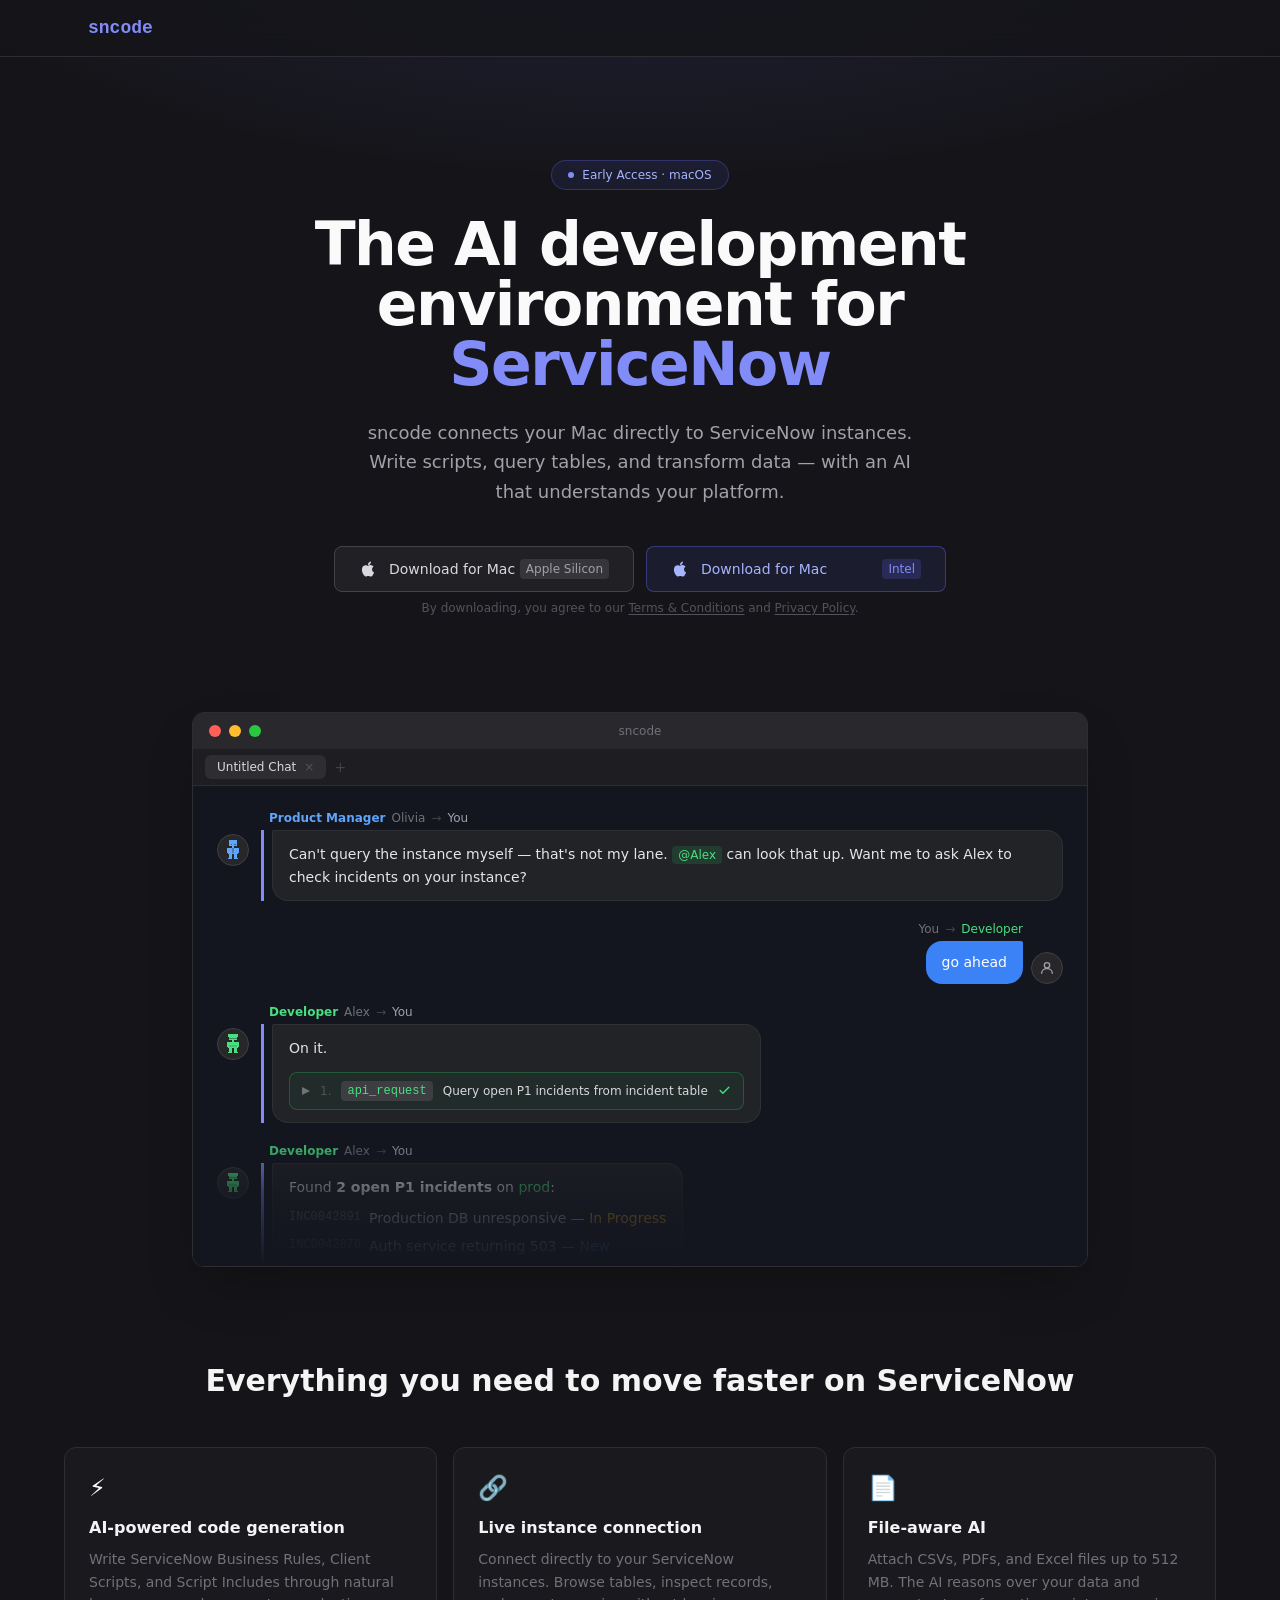
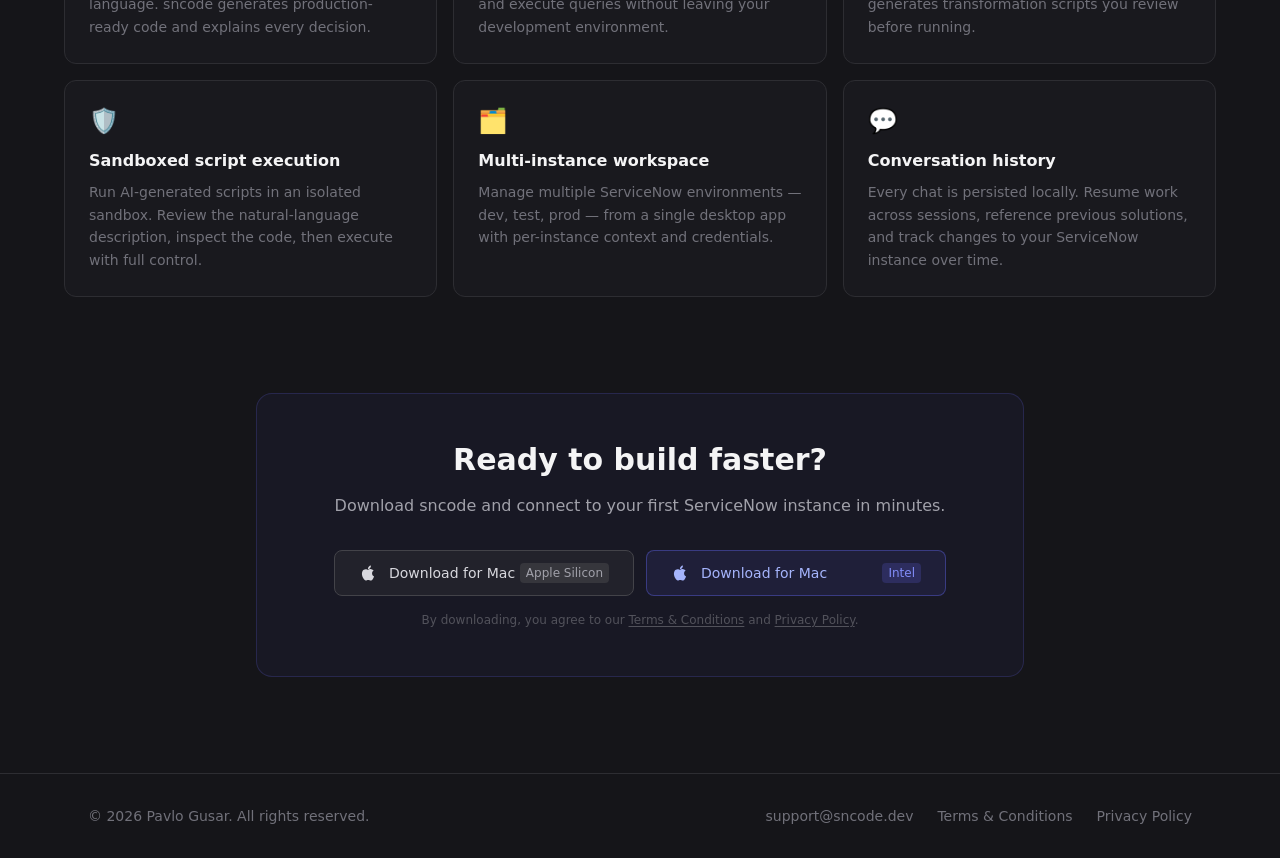
<file: index.html>
<!DOCTYPE html><!--kkZSPlCX139bRpHcr2T2t--><html lang="en"><head><meta charSet="utf-8"/><meta name="viewport" content="width=device-width, initial-scale=1"/><link rel="stylesheet" href="/_next/static/css/bb084d2481524a16.css" data-precedence="next"/><link rel="preload" as="script" fetchPriority="low" href="/_next/static/chunks/webpack-4a462cecab786e93.js"/><script src="/_next/static/chunks/4bd1b696-c023c6e3521b1417.js" async=""></script><script src="/_next/static/chunks/255-d47fd57964443afe.js" async=""></script><script src="/_next/static/chunks/main-app-afe5e54519e4fc2c.js" async=""></script><script src="/_next/static/chunks/619-ba102abea3e3d0e4.js" async=""></script><script src="/_next/static/chunks/app/page-8849bd8ccac90a45.js" async=""></script><title>sncode — AI-powered ServiceNow development</title><meta name="description" content="sncode is a desktop AI assistant built for ServiceNow developers. Write scripts, query instances, and automate workflows — all from your Mac."/><meta property="og:title" content="sncode"/><meta property="og:description" content="AI-powered ServiceNow development environment for Mac."/><meta property="og:type" content="website"/><meta name="twitter:card" content="summary"/><meta name="twitter:title" content="sncode"/><meta name="twitter:description" content="AI-powered ServiceNow development environment for Mac."/><link rel="icon" href="/icon.png?6a2dfbb4b434d5fe" type="image/png" sizes="512x512"/><script src="/_next/static/chunks/polyfills-42372ed130431b0a.js" noModule=""></script></head><body><div hidden=""><!--$--><!--/$--></div><div class="flex min-h-screen flex-col bg-neutral-950"><header class="fixed top-0 left-0 right-0 z-50 border-b border-neutral-800 bg-neutral-950/80 backdrop-blur-md"><div class="mx-auto flex h-14 max-w-6xl items-center px-6"><a class="flex items-center gap-2" href="/"><span class="font-mono text-lg font-semibold text-indigo-400">sncode</span></a></div></header><main class="flex-1"><section class="relative flex flex-col items-center justify-center overflow-hidden px-6 pb-24 pt-40 text-center"><div class="pointer-events-none absolute inset-0" style="background:radial-gradient(ellipse 80% 50% at 50% -10%, rgba(99,102,241,0.15) 0%, transparent 70%)"></div><div class="relative mb-6 inline-flex items-center gap-2 rounded-full border border-indigo-500/30 bg-indigo-500/10 px-4 py-1.5 text-xs font-medium text-indigo-300"><span class="h-1.5 w-1.5 rounded-full bg-indigo-400"></span>Early Access · macOS</div><h1 class="relative max-w-3xl text-5xl font-bold leading-tight tracking-tight text-neutral-50 sm:text-6xl">The AI development environment for <span class="text-indigo-400">ServiceNow</span></h1><p class="relative mt-6 max-w-xl text-lg leading-relaxed text-neutral-400">sncode connects your Mac directly to ServiceNow instances. Write scripts, query tables, and transform data — with an AI that understands your platform.</p><div class="relative mt-10"><div class="flex flex-col items-center gap-3 sm:flex-row sm:justify-center"><a href="https://github.com/nc-kage/servicenull/releases/latest/download/sncode-arm64.dmg" class="flex items-center gap-3 rounded-lg border border-neutral-700 bg-neutral-800/50 px-6 py-3 text-sm font-medium text-neutral-300 transition-all hover:border-neutral-600 hover:bg-neutral-800 hover:text-neutral-100" style="width:300px"><svg xmlns="http://www.w3.org/2000/svg" width="18" height="18" viewBox="0 0 24 24" fill="currentColor" aria-hidden="true"><path d="M18.71 19.5C17.88 20.74 17 21.95 15.66 21.97C14.32 22 13.89 21.18 12.37 21.18C10.84 21.18 10.37 21.95 9.09997 22C7.78997 22.05 6.79997 20.68 5.95997 19.47C4.24997 17 2.93997 12.45 4.69997 9.39C5.56997 7.87 7.12997 6.91 8.81997 6.88C10.1 6.86 11.32 7.75 12.11 7.75C12.89 7.75 14.37 6.68 15.92 6.84C16.57 6.87 18.39 7.1 19.56 8.82C19.47 8.88 17.39 10.1 17.41 12.63C17.44 15.65 20.06 16.66 20.09 16.67C20.06 16.74 19.67 18.11 18.71 19.5ZM13 3.5C13.73 2.67 14.94 2.04 15.94 2C16.07 3.17 15.6 4.35 14.9 5.19C14.21 6.04 13.07 6.7 11.95 6.61C11.8 5.46 12.36 4.26 13 3.5Z"></path></svg><span class="flex flex-1 items-center justify-between">Download for Mac<span class="rounded bg-neutral-700/60 px-1.5 py-0.5 text-xs font-normal text-neutral-400">Apple Silicon</span></span></a><a href="https://github.com/nc-kage/servicenull/releases/latest/download/sncode-x64.dmg" class="flex items-center gap-3 rounded-lg border border-neutral-700 bg-neutral-800/50 px-6 py-3 text-sm font-medium text-neutral-300 transition-all hover:border-neutral-600 hover:bg-neutral-800 hover:text-neutral-100" style="width:300px"><svg xmlns="http://www.w3.org/2000/svg" width="18" height="18" viewBox="0 0 24 24" fill="currentColor" aria-hidden="true"><path d="M18.71 19.5C17.88 20.74 17 21.95 15.66 21.97C14.32 22 13.89 21.18 12.37 21.18C10.84 21.18 10.37 21.95 9.09997 22C7.78997 22.05 6.79997 20.68 5.95997 19.47C4.24997 17 2.93997 12.45 4.69997 9.39C5.56997 7.87 7.12997 6.91 8.81997 6.88C10.1 6.86 11.32 7.75 12.11 7.75C12.89 7.75 14.37 6.68 15.92 6.84C16.57 6.87 18.39 7.1 19.56 8.82C19.47 8.88 17.39 10.1 17.41 12.63C17.44 15.65 20.06 16.66 20.09 16.67C20.06 16.74 19.67 18.11 18.71 19.5ZM13 3.5C13.73 2.67 14.94 2.04 15.94 2C16.07 3.17 15.6 4.35 14.9 5.19C14.21 6.04 13.07 6.7 11.95 6.61C11.8 5.46 12.36 4.26 13 3.5Z"></path></svg><span class="flex flex-1 items-center justify-between">Download for Mac<span class="rounded bg-neutral-700/60 px-1.5 py-0.5 text-xs font-normal text-neutral-400">Intel</span></span></a></div></div><p class="relative mt-2 text-xs text-neutral-600">By downloading, you agree to our<!-- --> <a href="/terms" class="underline underline-offset-2 hover:text-neutral-400">Terms &amp; Conditions</a> <!-- -->and<!-- --> <a href="/privacy" class="underline underline-offset-2 hover:text-neutral-400">Privacy Policy</a>.</p></section><section class="px-6 pb-24"><div class="mx-auto max-w-4xl overflow-hidden rounded-xl border border-neutral-800 shadow-2xl"><div class="relative flex h-9 items-center bg-neutral-800/80 px-4"><div class="flex items-center gap-2"><span class="h-3 w-3 rounded-full bg-[#FF5F57]"></span><span class="h-3 w-3 rounded-full bg-[#FEBC2E]"></span><span class="h-3 w-3 rounded-full bg-[#28C840]"></span></div><span class="absolute left-1/2 -translate-x-1/2 text-xs text-neutral-500">sncode</span></div><div class="flex items-center gap-1 border-b border-neutral-800 bg-neutral-900 px-3 py-1.5"><div class="flex items-center gap-2 rounded-md bg-neutral-800 px-3 py-1"><span class="text-xs text-neutral-300">Untitled Chat</span><span class="text-xs text-neutral-600">×</span></div><span class="ml-1 text-sm text-neutral-700">+</span></div><div class="relative max-h-[480px] overflow-hidden bg-[#13151f]"><div class="flex flex-col gap-5 p-6"><div class="flex items-start gap-3"><div class="mt-6 flex h-8 w-8 flex-shrink-0 items-center justify-center rounded-full border border-zinc-700 bg-zinc-800" style="color:#60a5fa"><svg width="20" height="20" viewBox="0 0 16 16" shape-rendering="crispEdges" fill="currentColor" aria-hidden="true"><rect x="5" y="0" width="6" height="2"></rect><rect x="5" y="2" width="6" height="3"></rect><rect x="6" y="3" width="1" height="1" fill="rgba(0,0,0,0.4)"></rect><rect x="9" y="3" width="1" height="1" fill="rgba(0,0,0,0.4)"></rect><rect x="7" y="5" width="2" height="1"></rect><rect x="3" y="6" width="10" height="1"></rect><rect x="4" y="7" width="8" height="4"></rect><rect x="7" y="6" width="2" height="4" fill="rgba(0,0,0,0.25)"></rect><rect x="3" y="7" width="1" height="3"></rect><rect x="12" y="7" width="1" height="3"></rect><rect x="5" y="11" width="2" height="3"></rect><rect x="9" y="11" width="2" height="3"></rect><rect x="4" y="14" width="3" height="1"></rect><rect x="9" y="14" width="3" height="1"></rect></svg></div><div class="flex flex-col gap-1"><div class="flex items-center gap-1.5 pl-2 text-xs"><span class="font-semibold" style="color:#60a5fa">Product Manager</span><span class="text-neutral-500">Olivia</span><span class="text-neutral-700">→</span><span class="text-neutral-400">You</span></div><div class="border-l-[3px] border-indigo-400 pl-2"><div class="rounded-2xl rounded-tl-sm border border-white/[0.06] bg-zinc-800/80 px-4 py-3 text-sm leading-relaxed text-neutral-200">Can&#x27;t query the instance myself — that&#x27;s not my lane.<!-- --> <span class="rounded bg-green-500/15 px-1.5 py-0.5 text-xs font-medium text-green-400">@Alex</span> <!-- -->can look that up. Want me to ask Alex to check incidents on your instance?</div></div></div></div><div class="flex flex-col items-end gap-1"><div class="flex items-center gap-1.5 pr-10 text-xs text-neutral-500"><span>You</span><span class="text-neutral-700">→</span><span style="color:#4ade80">Developer</span></div><div class="flex items-end gap-2"><div class="rounded-2xl rounded-tr-sm bg-blue-500 px-4 py-2.5 text-sm leading-relaxed text-white">go ahead</div><div class="flex h-8 w-8 flex-shrink-0 items-center justify-center rounded-full border border-zinc-700 bg-zinc-800 text-neutral-400"><svg width="16" height="16" viewBox="0 0 24 24" fill="none" stroke="currentColor" stroke-width="2" stroke-linecap="round" stroke-linejoin="round" aria-hidden="true"><circle cx="12" cy="8" r="4"></circle><path d="M4 20c0-4 3.6-7 8-7s8 3 8 7"></path></svg></div></div></div><div class="flex items-start gap-3"><div class="mt-6 flex h-8 w-8 flex-shrink-0 items-center justify-center rounded-full border border-zinc-700 bg-zinc-800" style="color:#4ade80"><svg width="20" height="20" viewBox="0 0 16 16" shape-rendering="crispEdges" fill="currentColor" aria-hidden="true"><rect x="4" y="0" width="8" height="2"></rect><rect x="5" y="2" width="6" height="3"></rect><rect x="5" y="3" width="3" height="1" fill="rgba(0,0,0,0.35)"></rect><rect x="8" y="3" width="3" height="1" fill="rgba(0,0,0,0.35)"></rect><rect x="7" y="5" width="2" height="1"></rect><rect x="3" y="6" width="10" height="1"></rect><rect x="4" y="7" width="8" height="4"></rect><rect x="5" y="9" width="6" height="1" fill="rgba(0,0,0,0.12)"></rect><rect x="3" y="7" width="1" height="3"></rect><rect x="12" y="7" width="1" height="3"></rect><rect x="5" y="11" width="2" height="3"></rect><rect x="9" y="11" width="2" height="3"></rect><rect x="4" y="14" width="3" height="1"></rect><rect x="9" y="14" width="3" height="1"></rect></svg></div><div class="flex flex-col gap-1"><div class="flex items-center gap-1.5 pl-2 text-xs"><span class="font-semibold" style="color:#4ade80">Developer</span><span class="text-neutral-500">Alex</span><span class="text-neutral-700">→</span><span class="text-neutral-400">You</span></div><div class="border-l-[3px] border-indigo-400 pl-2"><div class="rounded-2xl rounded-tl-sm border border-white/[0.06] bg-zinc-800/80 px-4 py-3 text-sm leading-relaxed text-neutral-200"><p>On it.</p><div class="mt-3"><div class="flex items-center gap-2.5 rounded-lg border px-3 py-2 text-xs border-green-500/30 bg-green-500/5"><svg width="8" height="8" viewBox="0 0 8 8" fill="currentColor" class="flex-shrink-0 text-neutral-500" aria-hidden="true"><polygon points="0,0 8,4 0,8"></polygon></svg><span class="text-neutral-600">1<!-- -->.</span><span class="rounded bg-neutral-700/80 px-1.5 py-0.5 font-mono text-green-400">api_request</span><span class="flex-1 text-neutral-300">Query open P1 incidents from incident table</span><span class="flex-shrink-0 text-green-400"><svg width="13" height="13" viewBox="0 0 24 24" fill="none" stroke="currentColor" stroke-width="2.5" stroke-linecap="round" stroke-linejoin="round" aria-hidden="true"><polyline points="20 6 9 17 4 12"></polyline></svg></span></div></div></div></div></div></div><div class="flex items-start gap-3"><div class="mt-6 flex h-8 w-8 flex-shrink-0 items-center justify-center rounded-full border border-zinc-700 bg-zinc-800" style="color:#4ade80"><svg width="20" height="20" viewBox="0 0 16 16" shape-rendering="crispEdges" fill="currentColor" aria-hidden="true"><rect x="4" y="0" width="8" height="2"></rect><rect x="5" y="2" width="6" height="3"></rect><rect x="5" y="3" width="3" height="1" fill="rgba(0,0,0,0.35)"></rect><rect x="8" y="3" width="3" height="1" fill="rgba(0,0,0,0.35)"></rect><rect x="7" y="5" width="2" height="1"></rect><rect x="3" y="6" width="10" height="1"></rect><rect x="4" y="7" width="8" height="4"></rect><rect x="5" y="9" width="6" height="1" fill="rgba(0,0,0,0.12)"></rect><rect x="3" y="7" width="1" height="3"></rect><rect x="12" y="7" width="1" height="3"></rect><rect x="5" y="11" width="2" height="3"></rect><rect x="9" y="11" width="2" height="3"></rect><rect x="4" y="14" width="3" height="1"></rect><rect x="9" y="14" width="3" height="1"></rect></svg></div><div class="flex flex-col gap-1"><div class="flex items-center gap-1.5 pl-2 text-xs"><span class="font-semibold" style="color:#4ade80">Developer</span><span class="text-neutral-500">Alex</span><span class="text-neutral-700">→</span><span class="text-neutral-400">You</span></div><div class="border-l-[3px] border-indigo-400 pl-2"><div class="rounded-2xl rounded-tl-sm border border-white/[0.06] bg-zinc-800/80 px-4 py-3 text-sm leading-relaxed text-neutral-200"><p>Found <span class="font-semibold text-white">2 open P1 incidents</span> on <span class="font-medium text-green-400">prod</span>:</p><ul class="mt-2 space-y-1.5 text-neutral-300"><li class="flex items-start gap-2"><span class="mt-0.5 font-mono text-xs text-neutral-500">INC0042891</span><span>Production DB unresponsive — <span class="text-amber-400">In Progress</span></span></li><li class="flex items-start gap-2"><span class="mt-0.5 font-mono text-xs text-neutral-500">INC0042876</span><span>Auth service returning 503 — <span class="text-blue-400">New</span></span></li></ul></div></div></div></div></div><div class="pointer-events-none absolute inset-x-0 bottom-0 h-36 bg-gradient-to-b from-transparent via-[#13151f]/70 to-[#13151f]"></div></div></div></section><section class="px-6 pb-24"><div class="mx-auto max-w-6xl"><h2 class="mb-12 text-center text-3xl font-bold text-neutral-100">Everything you need to move faster on ServiceNow</h2><div class="grid gap-4 sm:grid-cols-2 lg:grid-cols-3"><div class="rounded-xl border border-neutral-800 bg-neutral-900/60 p-6 transition-colors hover:border-neutral-700"><div class="mb-3 text-2xl">⚡</div><h3 class="mb-2 text-base font-semibold text-neutral-100">AI-powered code generation</h3><p class="text-sm leading-relaxed text-neutral-500">Write ServiceNow Business Rules, Client Scripts, and Script Includes through natural language. sncode generates production-ready code and explains every decision.</p></div><div class="rounded-xl border border-neutral-800 bg-neutral-900/60 p-6 transition-colors hover:border-neutral-700"><div class="mb-3 text-2xl">🔗</div><h3 class="mb-2 text-base font-semibold text-neutral-100">Live instance connection</h3><p class="text-sm leading-relaxed text-neutral-500">Connect directly to your ServiceNow instances. Browse tables, inspect records, and execute queries without leaving your development environment.</p></div><div class="rounded-xl border border-neutral-800 bg-neutral-900/60 p-6 transition-colors hover:border-neutral-700"><div class="mb-3 text-2xl">📄</div><h3 class="mb-2 text-base font-semibold text-neutral-100">File-aware AI</h3><p class="text-sm leading-relaxed text-neutral-500">Attach CSVs, PDFs, and Excel files up to 512 MB. The AI reasons over your data and generates transformation scripts you review before running.</p></div><div class="rounded-xl border border-neutral-800 bg-neutral-900/60 p-6 transition-colors hover:border-neutral-700"><div class="mb-3 text-2xl">🛡️</div><h3 class="mb-2 text-base font-semibold text-neutral-100">Sandboxed script execution</h3><p class="text-sm leading-relaxed text-neutral-500">Run AI-generated scripts in an isolated sandbox. Review the natural-language description, inspect the code, then execute with full control.</p></div><div class="rounded-xl border border-neutral-800 bg-neutral-900/60 p-6 transition-colors hover:border-neutral-700"><div class="mb-3 text-2xl">🗂️</div><h3 class="mb-2 text-base font-semibold text-neutral-100">Multi-instance workspace</h3><p class="text-sm leading-relaxed text-neutral-500">Manage multiple ServiceNow environments — dev, test, prod — from a single desktop app with per-instance context and credentials.</p></div><div class="rounded-xl border border-neutral-800 bg-neutral-900/60 p-6 transition-colors hover:border-neutral-700"><div class="mb-3 text-2xl">💬</div><h3 class="mb-2 text-base font-semibold text-neutral-100">Conversation history</h3><p class="text-sm leading-relaxed text-neutral-500">Every chat is persisted locally. Resume work across sessions, reference previous solutions, and track changes to your ServiceNow instance over time.</p></div></div></div></section><section class="px-6 pb-24"><div class="mx-auto max-w-3xl rounded-2xl border border-indigo-500/20 bg-indigo-500/5 px-6 py-12 text-center sm:px-12"><h2 class="mb-4 text-3xl font-bold text-neutral-100">Ready to build faster?</h2><p class="mb-8 text-neutral-400">Download sncode and connect to your first ServiceNow instance in minutes.</p><div class="flex flex-col items-center gap-3 sm:flex-row sm:justify-center"><a href="https://github.com/nc-kage/servicenull/releases/latest/download/sncode-arm64.dmg" class="flex items-center gap-3 rounded-lg border border-neutral-700 bg-neutral-800/50 px-6 py-3 text-sm font-medium text-neutral-300 transition-all hover:border-neutral-600 hover:bg-neutral-800 hover:text-neutral-100" style="width:300px"><svg xmlns="http://www.w3.org/2000/svg" width="18" height="18" viewBox="0 0 24 24" fill="currentColor" aria-hidden="true"><path d="M18.71 19.5C17.88 20.74 17 21.95 15.66 21.97C14.32 22 13.89 21.18 12.37 21.18C10.84 21.18 10.37 21.95 9.09997 22C7.78997 22.05 6.79997 20.68 5.95997 19.47C4.24997 17 2.93997 12.45 4.69997 9.39C5.56997 7.87 7.12997 6.91 8.81997 6.88C10.1 6.86 11.32 7.75 12.11 7.75C12.89 7.75 14.37 6.68 15.92 6.84C16.57 6.87 18.39 7.1 19.56 8.82C19.47 8.88 17.39 10.1 17.41 12.63C17.44 15.65 20.06 16.66 20.09 16.67C20.06 16.74 19.67 18.11 18.71 19.5ZM13 3.5C13.73 2.67 14.94 2.04 15.94 2C16.07 3.17 15.6 4.35 14.9 5.19C14.21 6.04 13.07 6.7 11.95 6.61C11.8 5.46 12.36 4.26 13 3.5Z"></path></svg><span class="flex flex-1 items-center justify-between">Download for Mac<span class="rounded bg-neutral-700/60 px-1.5 py-0.5 text-xs font-normal text-neutral-400">Apple Silicon</span></span></a><a href="https://github.com/nc-kage/servicenull/releases/latest/download/sncode-x64.dmg" class="flex items-center gap-3 rounded-lg border border-neutral-700 bg-neutral-800/50 px-6 py-3 text-sm font-medium text-neutral-300 transition-all hover:border-neutral-600 hover:bg-neutral-800 hover:text-neutral-100" style="width:300px"><svg xmlns="http://www.w3.org/2000/svg" width="18" height="18" viewBox="0 0 24 24" fill="currentColor" aria-hidden="true"><path d="M18.71 19.5C17.88 20.74 17 21.95 15.66 21.97C14.32 22 13.89 21.18 12.37 21.18C10.84 21.18 10.37 21.95 9.09997 22C7.78997 22.05 6.79997 20.68 5.95997 19.47C4.24997 17 2.93997 12.45 4.69997 9.39C5.56997 7.87 7.12997 6.91 8.81997 6.88C10.1 6.86 11.32 7.75 12.11 7.75C12.89 7.75 14.37 6.68 15.92 6.84C16.57 6.87 18.39 7.1 19.56 8.82C19.47 8.88 17.39 10.1 17.41 12.63C17.44 15.65 20.06 16.66 20.09 16.67C20.06 16.74 19.67 18.11 18.71 19.5ZM13 3.5C13.73 2.67 14.94 2.04 15.94 2C16.07 3.17 15.6 4.35 14.9 5.19C14.21 6.04 13.07 6.7 11.95 6.61C11.8 5.46 12.36 4.26 13 3.5Z"></path></svg><span class="flex flex-1 items-center justify-between">Download for Mac<span class="rounded bg-neutral-700/60 px-1.5 py-0.5 text-xs font-normal text-neutral-400">Intel</span></span></a></div><p class="mt-4 text-xs text-neutral-600">By downloading, you agree to our<!-- --> <a href="/terms" class="underline underline-offset-2 hover:text-neutral-400">Terms &amp; Conditions</a> <!-- -->and<!-- --> <a href="/privacy" class="underline underline-offset-2 hover:text-neutral-400">Privacy Policy</a>.</p></div></section></main><footer class="border-t border-neutral-800 bg-neutral-950 py-8"><div class="mx-auto flex max-w-6xl flex-col items-center justify-between gap-4 px-6 text-sm text-neutral-500 sm:flex-row"><span>© <!-- -->2026<!-- --> Pavlo Gusar. All rights reserved.</span><div class="flex items-center gap-6"><a href="mailto:support@sncode.dev" class="transition-colors hover:text-neutral-300">support@sncode.dev</a><a class="transition-colors hover:text-neutral-300" href="/terms">Terms &amp; Conditions</a><a class="transition-colors hover:text-neutral-300" href="/privacy">Privacy Policy</a></div></div></footer></div><!--$--><!--/$--><script src="/_next/static/chunks/webpack-4a462cecab786e93.js" id="_R_" async=""></script><script>(self.__next_f=self.__next_f||[]).push([0])</script><script>self.__next_f.push([1,"1:\"$Sreact.fragment\"\n2:I[9766,[],\"\"]\n3:I[8924,[],\"\"]\n4:I[2619,[\"619\",\"static/chunks/619-ba102abea3e3d0e4.js\",\"974\",\"static/chunks/app/page-8849bd8ccac90a45.js\"],\"\"]\n5:I[2493,[\"619\",\"static/chunks/619-ba102abea3e3d0e4.js\",\"974\",\"static/chunks/app/page-8849bd8ccac90a45.js\"],\"DownloadButtons\"]\n10:I[7150,[],\"\"]\n:HL[\"/_next/static/css/bb084d2481524a16.css\",\"style\"]\n"])</script><script>self.__next_f.push([1,"0:{\"P\":null,\"b\":\"kkZSPlCX139bRpHcr2T2t\",\"p\":\"\",\"c\":[\"\",\"\"],\"i\":false,\"f\":[[[\"\",{\"children\":[\"__PAGE__\",{}]},\"$undefined\",\"$undefined\",true],[\"\",[\"$\",\"$1\",\"c\",{\"children\":[[[\"$\",\"link\",\"0\",{\"rel\":\"stylesheet\",\"href\":\"/_next/static/css/bb084d2481524a16.css\",\"precedence\":\"next\",\"crossOrigin\":\"$undefined\",\"nonce\":\"$undefined\"}]],[\"$\",\"html\",null,{\"lang\":\"en\",\"children\":[\"$\",\"body\",null,{\"children\":[\"$\",\"$L2\",null,{\"parallelRouterKey\":\"children\",\"error\":\"$undefined\",\"errorStyles\":\"$undefined\",\"errorScripts\":\"$undefined\",\"template\":[\"$\",\"$L3\",null,{}],\"templateStyles\":\"$undefined\",\"templateScripts\":\"$undefined\",\"notFound\":[[[\"$\",\"title\",null,{\"children\":\"404: This page could not be found.\"}],[\"$\",\"div\",null,{\"style\":{\"fontFamily\":\"system-ui,\\\"Segoe UI\\\",Roboto,Helvetica,Arial,sans-serif,\\\"Apple Color Emoji\\\",\\\"Segoe UI Emoji\\\"\",\"height\":\"100vh\",\"textAlign\":\"center\",\"display\":\"flex\",\"flexDirection\":\"column\",\"alignItems\":\"center\",\"justifyContent\":\"center\"},\"children\":[\"$\",\"div\",null,{\"children\":[[\"$\",\"style\",null,{\"dangerouslySetInnerHTML\":{\"__html\":\"body{color:#000;background:#fff;margin:0}.next-error-h1{border-right:1px solid rgba(0,0,0,.3)}@media (prefers-color-scheme:dark){body{color:#fff;background:#000}.next-error-h1{border-right:1px solid rgba(255,255,255,.3)}}\"}}],[\"$\",\"h1\",null,{\"className\":\"next-error-h1\",\"style\":{\"display\":\"inline-block\",\"margin\":\"0 20px 0 0\",\"padding\":\"0 23px 0 0\",\"fontSize\":24,\"fontWeight\":500,\"verticalAlign\":\"top\",\"lineHeight\":\"49px\"},\"children\":404}],[\"$\",\"div\",null,{\"style\":{\"display\":\"inline-block\"},\"children\":[\"$\",\"h2\",null,{\"style\":{\"fontSize\":14,\"fontWeight\":400,\"lineHeight\":\"49px\",\"margin\":0},\"children\":\"This page could not be found.\"}]}]]}]}]],[]],\"forbidden\":\"$undefined\",\"unauthorized\":\"$undefined\"}]}]}]]}],{\"children\":[\"__PAGE__\",[\"$\",\"$1\",\"c\",{\"children\":[[\"$\",\"div\",null,{\"className\":\"flex min-h-screen flex-col bg-neutral-950\",\"children\":[[\"$\",\"header\",null,{\"className\":\"fixed top-0 left-0 right-0 z-50 border-b border-neutral-800 bg-neutral-950/80 backdrop-blur-md\",\"children\":[\"$\",\"div\",null,{\"className\":\"mx-auto flex h-14 max-w-6xl items-center px-6\",\"children\":[\"$\",\"$L4\",null,{\"href\":\"/\",\"className\":\"flex items-center gap-2\",\"children\":[\"$\",\"span\",null,{\"className\":\"font-mono text-lg font-semibold text-indigo-400\",\"children\":\"sncode\"}]}]}]}],[\"$\",\"main\",null,{\"className\":\"flex-1\",\"children\":[[\"$\",\"section\",null,{\"className\":\"relative flex flex-col items-center justify-center overflow-hidden px-6 pb-24 pt-40 text-center\",\"children\":[[\"$\",\"div\",null,{\"className\":\"pointer-events-none absolute inset-0\",\"style\":{\"background\":\"radial-gradient(ellipse 80% 50% at 50% -10%, rgba(99,102,241,0.15) 0%, transparent 70%)\"}}],[\"$\",\"div\",null,{\"className\":\"relative mb-6 inline-flex items-center gap-2 rounded-full border border-indigo-500/30 bg-indigo-500/10 px-4 py-1.5 text-xs font-medium text-indigo-300\",\"children\":[[\"$\",\"span\",null,{\"className\":\"h-1.5 w-1.5 rounded-full bg-indigo-400\"}],\"Early Access · macOS\"]}],[\"$\",\"h1\",null,{\"className\":\"relative max-w-3xl text-5xl font-bold leading-tight tracking-tight text-neutral-50 sm:text-6xl\",\"children\":[\"The AI development environment for \",[\"$\",\"span\",null,{\"className\":\"text-indigo-400\",\"children\":\"ServiceNow\"}]]}],[\"$\",\"p\",null,{\"className\":\"relative mt-6 max-w-xl text-lg leading-relaxed text-neutral-400\",\"children\":\"sncode connects your Mac directly to ServiceNow instances. Write scripts, query tables, and transform data — with an AI that understands your platform.\"}],[\"$\",\"div\",null,{\"className\":\"relative mt-10\",\"children\":[\"$\",\"$L5\",null,{}]}],[\"$\",\"p\",null,{\"className\":\"relative mt-2 text-xs text-neutral-600\",\"children\":[\"By downloading, you agree to our\",\" \",[\"$\",\"a\",null,{\"href\":\"/terms\",\"className\":\"underline underline-offset-2 hover:text-neutral-400\",\"children\":\"Terms \u0026 Conditions\"}],\" \",\"and\",\" \",[\"$\",\"a\",null,{\"href\":\"/privacy\",\"className\":\"underline underline-offset-2 hover:text-neutral-400\",\"children\":\"Privacy Policy\"}],\".\"]}]]}],[\"$\",\"section\",null,{\"className\":\"px-6 pb-24\",\"children\":[\"$\",\"div\",null,{\"className\":\"mx-auto max-w-4xl overflow-hidden rounded-xl border border-neutral-800 shadow-2xl\",\"children\":[[\"$\",\"div\",null,{\"className\":\"relative flex h-9 items-center bg-neutral-800/80 px-4\",\"children\":[[\"$\",\"div\",null,{\"className\":\"flex items-center gap-2\",\"children\":[[\"$\",\"span\",null,{\"className\":\"h-3 w-3 rounded-full bg-[#FF5F57]\"}],\"$L6\",\"$L7\"]}],\"$L8\"]}],\"$L9\",\"$La\"]}]}],\"$Lb\",\"$Lc\"]}],\"$Ld\"]}],null,\"$Le\"]}],{},null,false]},null,false],\"$Lf\",false]],\"m\":\"$undefined\",\"G\":[\"$10\",[]],\"s\":false,\"S\":true}\n"])</script><script>self.__next_f.push([1,"15:I[4431,[],\"OutletBoundary\"]\n17:I[5278,[],\"AsyncMetadataOutlet\"]\n19:I[4431,[],\"ViewportBoundary\"]\n1b:I[4431,[],\"MetadataBoundary\"]\n1c:\"$Sreact.suspense\"\n6:[\"$\",\"span\",null,{\"className\":\"h-3 w-3 rounded-full bg-[#FEBC2E]\"}]\n7:[\"$\",\"span\",null,{\"className\":\"h-3 w-3 rounded-full bg-[#28C840]\"}]\n8:[\"$\",\"span\",null,{\"className\":\"absolute left-1/2 -translate-x-1/2 text-xs text-neutral-500\",\"children\":\"sncode\"}]\n9:[\"$\",\"div\",null,{\"className\":\"flex items-center gap-1 border-b border-neutral-800 bg-neutral-900 px-3 py-1.5\",\"children\":[[\"$\",\"div\",null,{\"className\":\"flex items-center gap-2 rounded-md bg-neutral-800 px-3 py-1\",\"children\":[[\"$\",\"span\",null,{\"className\":\"text-xs text-neutral-300\",\"children\":\"Untitled Chat\"}],[\"$\",\"span\",null,{\"className\":\"text-xs text-neutral-600\",\"children\":\"×\"}]]}],[\"$\",\"span\",null,{\"className\":\"ml-1 text-sm text-neutral-700\",\"children\":\"+\"}]]}]\n"])</script><script>self.__next_f.push([1,"a:[\"$\",\"div\",null,{\"className\":\"relative max-h-[480px] overflow-hidden bg-[#13151f]\",\"children\":[[\"$\",\"div\",null,{\"className\":\"flex flex-col gap-5 p-6\",\"children\":[[\"$\",\"div\",null,{\"className\":\"flex items-start gap-3\",\"children\":[[\"$\",\"div\",null,{\"className\":\"mt-6 flex h-8 w-8 flex-shrink-0 items-center justify-center rounded-full border border-zinc-700 bg-zinc-800\",\"style\":{\"color\":\"#60a5fa\"},\"children\":[\"$\",\"svg\",null,{\"width\":20,\"height\":20,\"viewBox\":\"0 0 16 16\",\"shapeRendering\":\"crispEdges\",\"fill\":\"currentColor\",\"aria-hidden\":\"true\",\"children\":[[\"$\",\"rect\",\"5-0-6-2\",{\"x\":5,\"y\":0,\"width\":6,\"height\":2,\"fill\":\"$undefined\"}],[\"$\",\"rect\",\"5-2-6-3\",{\"x\":5,\"y\":2,\"width\":6,\"height\":3,\"fill\":\"$undefined\"}],[\"$\",\"rect\",\"6-3-1-1\",{\"x\":6,\"y\":3,\"width\":1,\"height\":1,\"fill\":\"rgba(0,0,0,0.4)\"}],[\"$\",\"rect\",\"9-3-1-1\",{\"x\":9,\"y\":3,\"width\":1,\"height\":1,\"fill\":\"rgba(0,0,0,0.4)\"}],[\"$\",\"rect\",\"7-5-2-1\",{\"x\":7,\"y\":5,\"width\":2,\"height\":1,\"fill\":\"$undefined\"}],[\"$\",\"rect\",\"3-6-10-1\",{\"x\":3,\"y\":6,\"width\":10,\"height\":1,\"fill\":\"$undefined\"}],[\"$\",\"rect\",\"4-7-8-4\",{\"x\":4,\"y\":7,\"width\":8,\"height\":4,\"fill\":\"$undefined\"}],[\"$\",\"rect\",\"7-6-2-4\",{\"x\":7,\"y\":6,\"width\":2,\"height\":4,\"fill\":\"rgba(0,0,0,0.25)\"}],[\"$\",\"rect\",\"3-7-1-3\",{\"x\":3,\"y\":7,\"width\":1,\"height\":3,\"fill\":\"$undefined\"}],[\"$\",\"rect\",\"12-7-1-3\",{\"x\":12,\"y\":7,\"width\":1,\"height\":3,\"fill\":\"$undefined\"}],[\"$\",\"rect\",\"5-11-2-3\",{\"x\":5,\"y\":11,\"width\":2,\"height\":3,\"fill\":\"$undefined\"}],[\"$\",\"rect\",\"9-11-2-3\",{\"x\":9,\"y\":11,\"width\":2,\"height\":3,\"fill\":\"$undefined\"}],[\"$\",\"rect\",\"4-14-3-1\",{\"x\":4,\"y\":14,\"width\":3,\"height\":1,\"fill\":\"$undefined\"}],[\"$\",\"rect\",\"9-14-3-1\",{\"x\":9,\"y\":14,\"width\":3,\"height\":1,\"fill\":\"$undefined\"}]]}]}],[\"$\",\"div\",null,{\"className\":\"flex flex-col gap-1\",\"children\":[[\"$\",\"div\",null,{\"className\":\"flex items-center gap-1.5 pl-2 text-xs\",\"children\":[[\"$\",\"span\",null,{\"className\":\"font-semibold\",\"style\":{\"color\":\"#60a5fa\"},\"children\":\"Product Manager\"}],[\"$\",\"span\",null,{\"className\":\"text-neutral-500\",\"children\":\"Olivia\"}],[\"$\",\"span\",null,{\"className\":\"text-neutral-700\",\"children\":\"→\"}],[\"$\",\"span\",null,{\"className\":\"text-neutral-400\",\"children\":\"You\"}]]}],[\"$\",\"div\",null,{\"className\":\"border-l-[3px] border-indigo-400 pl-2\",\"children\":[\"$\",\"div\",null,{\"className\":\"rounded-2xl rounded-tl-sm border border-white/[0.06] bg-zinc-800/80 px-4 py-3 text-sm leading-relaxed text-neutral-200\",\"children\":[\"Can't query the instance myself — that's not my lane.\",\" \",[\"$\",\"span\",null,{\"className\":\"rounded bg-green-500/15 px-1.5 py-0.5 text-xs font-medium text-green-400\",\"children\":\"@Alex\"}],\" \",\"can look that up. Want me to ask Alex to check incidents on your instance?\"]}]}]]}]]}],[\"$\",\"div\",null,{\"className\":\"flex flex-col items-end gap-1\",\"children\":[[\"$\",\"div\",null,{\"className\":\"flex items-center gap-1.5 pr-10 text-xs text-neutral-500\",\"children\":[[\"$\",\"span\",null,{\"children\":\"You\"}],[\"$\",\"span\",null,{\"className\":\"text-neutral-700\",\"children\":\"→\"}],[\"$\",\"span\",null,{\"style\":{\"color\":\"#4ade80\"},\"children\":\"Developer\"}]]}],[\"$\",\"div\",null,{\"className\":\"flex items-end gap-2\",\"children\":[[\"$\",\"div\",null,{\"className\":\"rounded-2xl rounded-tr-sm bg-blue-500 px-4 py-2.5 text-sm leading-relaxed text-white\",\"children\":\"go ahead\"}],[\"$\",\"div\",null,{\"className\":\"flex h-8 w-8 flex-shrink-0 items-center justify-center rounded-full border border-zinc-700 bg-zinc-800 text-neutral-400\",\"children\":[\"$\",\"svg\",null,{\"width\":16,\"height\":16,\"viewBox\":\"0 0 24 24\",\"fill\":\"none\",\"stroke\":\"currentColor\",\"strokeWidth\":2,\"strokeLinecap\":\"round\",\"strokeLinejoin\":\"round\",\"aria-hidden\":\"true\",\"children\":[[\"$\",\"circle\",null,{\"cx\":\"12\",\"cy\":\"8\",\"r\":\"4\"}],[\"$\",\"path\",null,{\"d\":\"M4 20c0-4 3.6-7 8-7s8 3 8 7\"}]]}]}]]}]]}],[\"$\",\"div\",null,{\"className\":\"flex items-start gap-3\",\"children\":[[\"$\",\"div\",null,{\"className\":\"mt-6 flex h-8 w-8 flex-shrink-0 items-center justify-center rounded-full border border-zinc-700 bg-zinc-800\",\"style\":{\"color\":\"#4ade80\"},\"children\":[\"$\",\"svg\",null,{\"width\":20,\"height\":20,\"viewBox\":\"0 0 16 16\",\"shapeRendering\":\"crispEdges\",\"fill\":\"currentColor\",\"aria-hidden\":\"true\",\"children\":[[\"$\",\"rect\",\"4-0-8-2\",{\"x\":4,\"y\":0,\"width\":8,\"height\":2,\"fill\":\"$undefined\"}],[\"$\",\"rect\",\"5-2-6-3\",{\"x\":5,\"y\":2,\"width\":6,\"height\":3,\"fill\":\"$undefined\"}],[\"$\",\"rect\",\"5-3-3-1\",{\"x\":5,\"y\":3,\"width\":3,\"height\":1,\"fill\":\"rgba(0,0,0,0.35)\"}],[\"$\",\"rect\",\"8-3-3-1\",{\"x\":8,\"y\":3,\"width\":3,\"height\":1,\"fill\":\"rgba(0,0,0,0.35)\"}],[\"$\",\"rect\",\"7-5-2-1\",{\"x\":7,\"y\":5,\"width\":2,\"height\":1,\"fill\":\"$undefined\"}],[\"$\",\"rect\",\"3-6-10-1\",{\"x\":3,\"y\":6,\"width\":10,\"height\":1,\"fill\":\"$undefined\"}],[\"$\",\"rect\",\"4-7-8-4\",{\"x\":4,\"y\":7,\"width\":8,\"height\":4,\"fill\":\"$undefined\"}],[\"$\",\"rect\",\"5-9-6-1\",{\"x\":5,\"y\":9,\"width\":6,\"height\":1,\"fill\":\"rgba(0,0,0,0.12)\"}],[\"$\",\"rect\",\"3-7-1-3\",{\"x\":3,\"y\":7,\"width\":1,\"height\":3,\"fill\":\"$undefined\"}],[\"$\",\"rect\",\"12-7-1-3\",{\"x\":12,\"y\":7,\"width\":1,\"height\":3,\"fill\":\"$undefined\"}],[\"$\",\"rect\",\"5-11-2-3\",{\"x\":5,\"y\":11,\"width\":2,\"height\":3,\"fill\":\"$undefined\"}],[\"$\",\"rect\",\"9-11-2-3\",{\"x\":9,\"y\":11,\"width\":2,\"height\":3,\"fill\":\"$undefined\"}],[\"$\",\"rect\",\"4-14-3-1\",{\"x\":4,\"y\":14,\"width\":3,\"height\":1,\"fill\":\"$undefined\"}],\"$L11\"]}]}],\"$L12\"]}],\"$L13\"]}],\"$L14\"]}]\n"])</script><script>self.__next_f.push([1,"b:[\"$\",\"section\",null,{\"className\":\"px-6 pb-24\",\"children\":[\"$\",\"div\",null,{\"className\":\"mx-auto max-w-6xl\",\"children\":[[\"$\",\"h2\",null,{\"className\":\"mb-12 text-center text-3xl font-bold text-neutral-100\",\"children\":\"Everything you need to move faster on ServiceNow\"}],[\"$\",\"div\",null,{\"className\":\"grid gap-4 sm:grid-cols-2 lg:grid-cols-3\",\"children\":[[\"$\",\"div\",\"AI-powered code generation\",{\"className\":\"rounded-xl border border-neutral-800 bg-neutral-900/60 p-6 transition-colors hover:border-neutral-700\",\"children\":[[\"$\",\"div\",null,{\"className\":\"mb-3 text-2xl\",\"children\":\"⚡\"}],[\"$\",\"h3\",null,{\"className\":\"mb-2 text-base font-semibold text-neutral-100\",\"children\":\"AI-powered code generation\"}],[\"$\",\"p\",null,{\"className\":\"text-sm leading-relaxed text-neutral-500\",\"children\":\"Write ServiceNow Business Rules, Client Scripts, and Script Includes through natural language. sncode generates production-ready code and explains every decision.\"}]]}],[\"$\",\"div\",\"Live instance connection\",{\"className\":\"rounded-xl border border-neutral-800 bg-neutral-900/60 p-6 transition-colors hover:border-neutral-700\",\"children\":[[\"$\",\"div\",null,{\"className\":\"mb-3 text-2xl\",\"children\":\"🔗\"}],[\"$\",\"h3\",null,{\"className\":\"mb-2 text-base font-semibold text-neutral-100\",\"children\":\"Live instance connection\"}],[\"$\",\"p\",null,{\"className\":\"text-sm leading-relaxed text-neutral-500\",\"children\":\"Connect directly to your ServiceNow instances. Browse tables, inspect records, and execute queries without leaving your development environment.\"}]]}],[\"$\",\"div\",\"File-aware AI\",{\"className\":\"rounded-xl border border-neutral-800 bg-neutral-900/60 p-6 transition-colors hover:border-neutral-700\",\"children\":[[\"$\",\"div\",null,{\"className\":\"mb-3 text-2xl\",\"children\":\"📄\"}],[\"$\",\"h3\",null,{\"className\":\"mb-2 text-base font-semibold text-neutral-100\",\"children\":\"File-aware AI\"}],[\"$\",\"p\",null,{\"className\":\"text-sm leading-relaxed text-neutral-500\",\"children\":\"Attach CSVs, PDFs, and Excel files up to 512 MB. The AI reasons over your data and generates transformation scripts you review before running.\"}]]}],[\"$\",\"div\",\"Sandboxed script execution\",{\"className\":\"rounded-xl border border-neutral-800 bg-neutral-900/60 p-6 transition-colors hover:border-neutral-700\",\"children\":[[\"$\",\"div\",null,{\"className\":\"mb-3 text-2xl\",\"children\":\"🛡️\"}],[\"$\",\"h3\",null,{\"className\":\"mb-2 text-base font-semibold text-neutral-100\",\"children\":\"Sandboxed script execution\"}],[\"$\",\"p\",null,{\"className\":\"text-sm leading-relaxed text-neutral-500\",\"children\":\"Run AI-generated scripts in an isolated sandbox. Review the natural-language description, inspect the code, then execute with full control.\"}]]}],[\"$\",\"div\",\"Multi-instance workspace\",{\"className\":\"rounded-xl border border-neutral-800 bg-neutral-900/60 p-6 transition-colors hover:border-neutral-700\",\"children\":[[\"$\",\"div\",null,{\"className\":\"mb-3 text-2xl\",\"children\":\"🗂️\"}],[\"$\",\"h3\",null,{\"className\":\"mb-2 text-base font-semibold text-neutral-100\",\"children\":\"Multi-instance workspace\"}],[\"$\",\"p\",null,{\"className\":\"text-sm leading-relaxed text-neutral-500\",\"children\":\"Manage multiple ServiceNow environments — dev, test, prod — from a single desktop app with per-instance context and credentials.\"}]]}],[\"$\",\"div\",\"Conversation history\",{\"className\":\"rounded-xl border border-neutral-800 bg-neutral-900/60 p-6 transition-colors hover:border-neutral-700\",\"children\":[[\"$\",\"div\",null,{\"className\":\"mb-3 text-2xl\",\"children\":\"💬\"}],[\"$\",\"h3\",null,{\"className\":\"mb-2 text-base font-semibold text-neutral-100\",\"children\":\"Conversation history\"}],[\"$\",\"p\",null,{\"className\":\"text-sm leading-relaxed text-neutral-500\",\"children\":\"Every chat is persisted locally. Resume work across sessions, reference previous solutions, and track changes to your ServiceNow instance over time.\"}]]}]]}]]}]}]\n"])</script><script>self.__next_f.push([1,"c:[\"$\",\"section\",null,{\"className\":\"px-6 pb-24\",\"children\":[\"$\",\"div\",null,{\"className\":\"mx-auto max-w-3xl rounded-2xl border border-indigo-500/20 bg-indigo-500/5 px-6 py-12 text-center sm:px-12\",\"children\":[[\"$\",\"h2\",null,{\"className\":\"mb-4 text-3xl font-bold text-neutral-100\",\"children\":\"Ready to build faster?\"}],[\"$\",\"p\",null,{\"className\":\"mb-8 text-neutral-400\",\"children\":\"Download sncode and connect to your first ServiceNow instance in minutes.\"}],[\"$\",\"$L5\",null,{}],[\"$\",\"p\",null,{\"className\":\"mt-4 text-xs text-neutral-600\",\"children\":[\"By downloading, you agree to our\",\" \",[\"$\",\"a\",null,{\"href\":\"/terms\",\"className\":\"underline underline-offset-2 hover:text-neutral-400\",\"children\":\"Terms \u0026 Conditions\"}],\" \",\"and\",\" \",[\"$\",\"a\",null,{\"href\":\"/privacy\",\"className\":\"underline underline-offset-2 hover:text-neutral-400\",\"children\":\"Privacy Policy\"}],\".\"]}]]}]}]\n"])</script><script>self.__next_f.push([1,"d:[\"$\",\"footer\",null,{\"className\":\"border-t border-neutral-800 bg-neutral-950 py-8\",\"children\":[\"$\",\"div\",null,{\"className\":\"mx-auto flex max-w-6xl flex-col items-center justify-between gap-4 px-6 text-sm text-neutral-500 sm:flex-row\",\"children\":[[\"$\",\"span\",null,{\"children\":[\"© \",2026,\" Pavlo Gusar. All rights reserved.\"]}],[\"$\",\"div\",null,{\"className\":\"flex items-center gap-6\",\"children\":[[\"$\",\"a\",null,{\"href\":\"mailto:support@sncode.dev\",\"className\":\"transition-colors hover:text-neutral-300\",\"children\":\"support@sncode.dev\"}],[\"$\",\"$L4\",null,{\"href\":\"/terms\",\"className\":\"transition-colors hover:text-neutral-300\",\"children\":\"Terms \u0026 Conditions\"}],[\"$\",\"$L4\",null,{\"href\":\"/privacy\",\"className\":\"transition-colors hover:text-neutral-300\",\"children\":\"Privacy Policy\"}]]}]]}]}]\n"])</script><script>self.__next_f.push([1,"e:[\"$\",\"$L15\",null,{\"children\":[\"$L16\",[\"$\",\"$L17\",null,{\"promise\":\"$@18\"}]]}]\nf:[\"$\",\"$1\",\"h\",{\"children\":[null,[[\"$\",\"$L19\",null,{\"children\":\"$L1a\"}],null],[\"$\",\"$L1b\",null,{\"children\":[\"$\",\"div\",null,{\"hidden\":true,\"children\":[\"$\",\"$1c\",null,{\"fallback\":null,\"children\":\"$L1d\"}]}]}]]}]\n"])</script><script>self.__next_f.push([1,"11:[\"$\",\"rect\",\"9-14-3-1\",{\"x\":9,\"y\":14,\"width\":3,\"height\":1,\"fill\":\"$undefined\"}]\n"])</script><script>self.__next_f.push([1,"12:[\"$\",\"div\",null,{\"className\":\"flex flex-col gap-1\",\"children\":[[\"$\",\"div\",null,{\"className\":\"flex items-center gap-1.5 pl-2 text-xs\",\"children\":[[\"$\",\"span\",null,{\"className\":\"font-semibold\",\"style\":{\"color\":\"#4ade80\"},\"children\":\"Developer\"}],[\"$\",\"span\",null,{\"className\":\"text-neutral-500\",\"children\":\"Alex\"}],[\"$\",\"span\",null,{\"className\":\"text-neutral-700\",\"children\":\"→\"}],[\"$\",\"span\",null,{\"className\":\"text-neutral-400\",\"children\":\"You\"}]]}],[\"$\",\"div\",null,{\"className\":\"border-l-[3px] border-indigo-400 pl-2\",\"children\":[\"$\",\"div\",null,{\"className\":\"rounded-2xl rounded-tl-sm border border-white/[0.06] bg-zinc-800/80 px-4 py-3 text-sm leading-relaxed text-neutral-200\",\"children\":[[\"$\",\"p\",null,{\"children\":\"On it.\"}],[\"$\",\"div\",null,{\"className\":\"mt-3\",\"children\":[\"$\",\"div\",null,{\"className\":\"flex items-center gap-2.5 rounded-lg border px-3 py-2 text-xs border-green-500/30 bg-green-500/5\",\"children\":[[\"$\",\"svg\",null,{\"width\":8,\"height\":8,\"viewBox\":\"0 0 8 8\",\"fill\":\"currentColor\",\"className\":\"flex-shrink-0 text-neutral-500\",\"aria-hidden\":\"true\",\"children\":[\"$\",\"polygon\",null,{\"points\":\"0,0 8,4 0,8\"}]}],[\"$\",\"span\",null,{\"className\":\"text-neutral-600\",\"children\":[1,\".\"]}],[\"$\",\"span\",null,{\"className\":\"rounded bg-neutral-700/80 px-1.5 py-0.5 font-mono text-green-400\",\"children\":\"api_request\"}],[\"$\",\"span\",null,{\"className\":\"flex-1 text-neutral-300\",\"children\":\"Query open P1 incidents from incident table\"}],[\"$\",\"span\",null,{\"className\":\"flex-shrink-0 text-green-400\",\"children\":[\"$\",\"svg\",null,{\"width\":13,\"height\":13,\"viewBox\":\"0 0 24 24\",\"fill\":\"none\",\"stroke\":\"currentColor\",\"strokeWidth\":2.5,\"strokeLinecap\":\"round\",\"strokeLinejoin\":\"round\",\"aria-hidden\":\"true\",\"children\":[\"$\",\"polyline\",null,{\"points\":\"20 6 9 17 4 12\"}]}]}]]}]}]]}]}]]}]\n"])</script><script>self.__next_f.push([1,"13:[\"$\",\"div\",null,{\"className\":\"flex items-start gap-3\",\"children\":[[\"$\",\"div\",null,{\"className\":\"mt-6 flex h-8 w-8 flex-shrink-0 items-center justify-center rounded-full border border-zinc-700 bg-zinc-800\",\"style\":{\"color\":\"#4ade80\"},\"children\":[\"$\",\"svg\",null,{\"width\":20,\"height\":20,\"viewBox\":\"0 0 16 16\",\"shapeRendering\":\"crispEdges\",\"fill\":\"currentColor\",\"aria-hidden\":\"true\",\"children\":[[\"$\",\"rect\",\"4-0-8-2\",{\"x\":4,\"y\":0,\"width\":8,\"height\":2,\"fill\":\"$undefined\"}],[\"$\",\"rect\",\"5-2-6-3\",{\"x\":5,\"y\":2,\"width\":6,\"height\":3,\"fill\":\"$undefined\"}],[\"$\",\"rect\",\"5-3-3-1\",{\"x\":5,\"y\":3,\"width\":3,\"height\":1,\"fill\":\"rgba(0,0,0,0.35)\"}],[\"$\",\"rect\",\"8-3-3-1\",{\"x\":8,\"y\":3,\"width\":3,\"height\":1,\"fill\":\"rgba(0,0,0,0.35)\"}],[\"$\",\"rect\",\"7-5-2-1\",{\"x\":7,\"y\":5,\"width\":2,\"height\":1,\"fill\":\"$undefined\"}],[\"$\",\"rect\",\"3-6-10-1\",{\"x\":3,\"y\":6,\"width\":10,\"height\":1,\"fill\":\"$undefined\"}],[\"$\",\"rect\",\"4-7-8-4\",{\"x\":4,\"y\":7,\"width\":8,\"height\":4,\"fill\":\"$undefined\"}],[\"$\",\"rect\",\"5-9-6-1\",{\"x\":5,\"y\":9,\"width\":6,\"height\":1,\"fill\":\"rgba(0,0,0,0.12)\"}],[\"$\",\"rect\",\"3-7-1-3\",{\"x\":3,\"y\":7,\"width\":1,\"height\":3,\"fill\":\"$undefined\"}],[\"$\",\"rect\",\"12-7-1-3\",{\"x\":12,\"y\":7,\"width\":1,\"height\":3,\"fill\":\"$undefined\"}],[\"$\",\"rect\",\"5-11-2-3\",{\"x\":5,\"y\":11,\"width\":2,\"height\":3,\"fill\":\"$undefined\"}],[\"$\",\"rect\",\"9-11-2-3\",{\"x\":9,\"y\":11,\"width\":2,\"height\":3,\"fill\":\"$undefined\"}],[\"$\",\"rect\",\"4-14-3-1\",{\"x\":4,\"y\":14,\"width\":3,\"height\":1,\"fill\":\"$undefined\"}],[\"$\",\"rect\",\"9-14-3-1\",{\"x\":9,\"y\":14,\"width\":3,\"height\":1,\"fill\":\"$undefined\"}]]}]}],[\"$\",\"div\",null,{\"className\":\"flex flex-col gap-1\",\"children\":[[\"$\",\"div\",null,{\"className\":\"flex items-center gap-1.5 pl-2 text-xs\",\"children\":[[\"$\",\"span\",null,{\"className\":\"font-semibold\",\"style\":{\"color\":\"#4ade80\"},\"children\":\"Developer\"}],[\"$\",\"span\",null,{\"className\":\"text-neutral-500\",\"children\":\"Alex\"}],[\"$\",\"span\",null,{\"className\":\"text-neutral-700\",\"children\":\"→\"}],[\"$\",\"span\",null,{\"className\":\"text-neutral-400\",\"children\":\"You\"}]]}],[\"$\",\"div\",null,{\"className\":\"border-l-[3px] border-indigo-400 pl-2\",\"children\":[\"$\",\"div\",null,{\"className\":\"rounded-2xl rounded-tl-sm border border-white/[0.06] bg-zinc-800/80 px-4 py-3 text-sm leading-relaxed text-neutral-200\",\"children\":[[\"$\",\"p\",null,{\"children\":[\"Found \",[\"$\",\"span\",null,{\"className\":\"font-semibold text-white\",\"children\":\"2 open P1 incidents\"}],\" on \",[\"$\",\"span\",null,{\"className\":\"font-medium text-green-400\",\"children\":\"prod\"}],\":\"]}],[\"$\",\"ul\",null,{\"className\":\"mt-2 space-y-1.5 text-neutral-300\",\"children\":[[\"$\",\"li\",null,{\"className\":\"flex items-start gap-2\",\"children\":[[\"$\",\"span\",null,{\"className\":\"mt-0.5 font-mono text-xs text-neutral-500\",\"children\":\"INC0042891\"}],[\"$\",\"span\",null,{\"children\":[\"Production DB unresponsive — \",[\"$\",\"span\",null,{\"className\":\"text-amber-400\",\"children\":\"In Progress\"}]]}]]}],[\"$\",\"li\",null,{\"className\":\"flex items-start gap-2\",\"children\":[[\"$\",\"span\",null,{\"className\":\"mt-0.5 font-mono text-xs text-neutral-500\",\"children\":\"INC0042876\"}],[\"$\",\"span\",null,{\"children\":[\"Auth service returning 503 — \",[\"$\",\"span\",null,{\"className\":\"text-blue-400\",\"children\":\"New\"}]]}]]}]]}]]}]}]]}]]}]\n"])</script><script>self.__next_f.push([1,"14:[\"$\",\"div\",null,{\"className\":\"pointer-events-none absolute inset-x-0 bottom-0 h-36 bg-gradient-to-b from-transparent via-[#13151f]/70 to-[#13151f]\"}]\n"])</script><script>self.__next_f.push([1,"1a:[[\"$\",\"meta\",\"0\",{\"charSet\":\"utf-8\"}],[\"$\",\"meta\",\"1\",{\"name\":\"viewport\",\"content\":\"width=device-width, initial-scale=1\"}]]\n16:null\n"])</script><script>self.__next_f.push([1,"1e:I[622,[],\"IconMark\"]\n"])</script><script>self.__next_f.push([1,"18:{\"metadata\":[[\"$\",\"title\",\"0\",{\"children\":\"sncode — AI-powered ServiceNow development\"}],[\"$\",\"meta\",\"1\",{\"name\":\"description\",\"content\":\"sncode is a desktop AI assistant built for ServiceNow developers. Write scripts, query instances, and automate workflows — all from your Mac.\"}],[\"$\",\"meta\",\"2\",{\"property\":\"og:title\",\"content\":\"sncode\"}],[\"$\",\"meta\",\"3\",{\"property\":\"og:description\",\"content\":\"AI-powered ServiceNow development environment for Mac.\"}],[\"$\",\"meta\",\"4\",{\"property\":\"og:type\",\"content\":\"website\"}],[\"$\",\"meta\",\"5\",{\"name\":\"twitter:card\",\"content\":\"summary\"}],[\"$\",\"meta\",\"6\",{\"name\":\"twitter:title\",\"content\":\"sncode\"}],[\"$\",\"meta\",\"7\",{\"name\":\"twitter:description\",\"content\":\"AI-powered ServiceNow development environment for Mac.\"}],[\"$\",\"link\",\"8\",{\"rel\":\"icon\",\"href\":\"/icon.png?6a2dfbb4b434d5fe\",\"type\":\"image/png\",\"sizes\":\"512x512\"}],[\"$\",\"$L1e\",\"9\",{}]],\"error\":null,\"digest\":\"$undefined\"}\n"])</script><script>self.__next_f.push([1,"1d:\"$18:metadata\"\n"])</script></body></html>
</file>
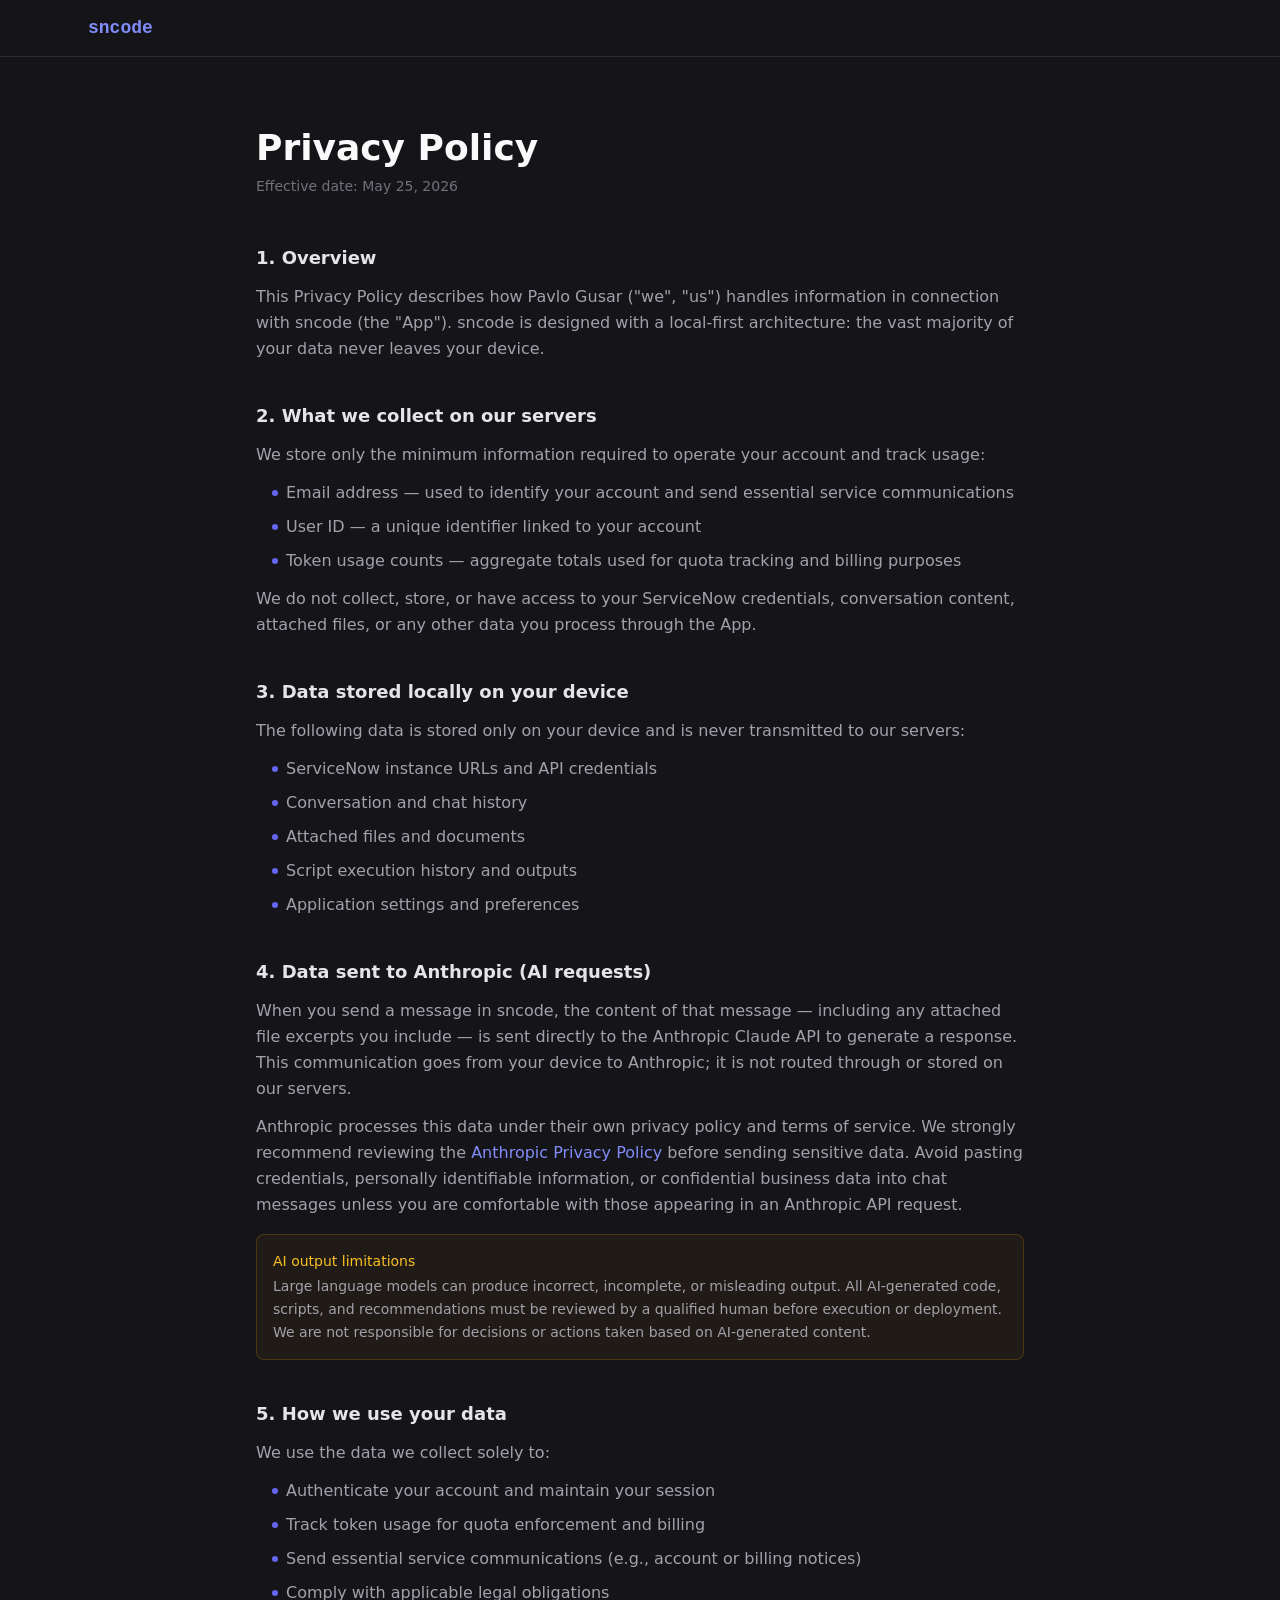
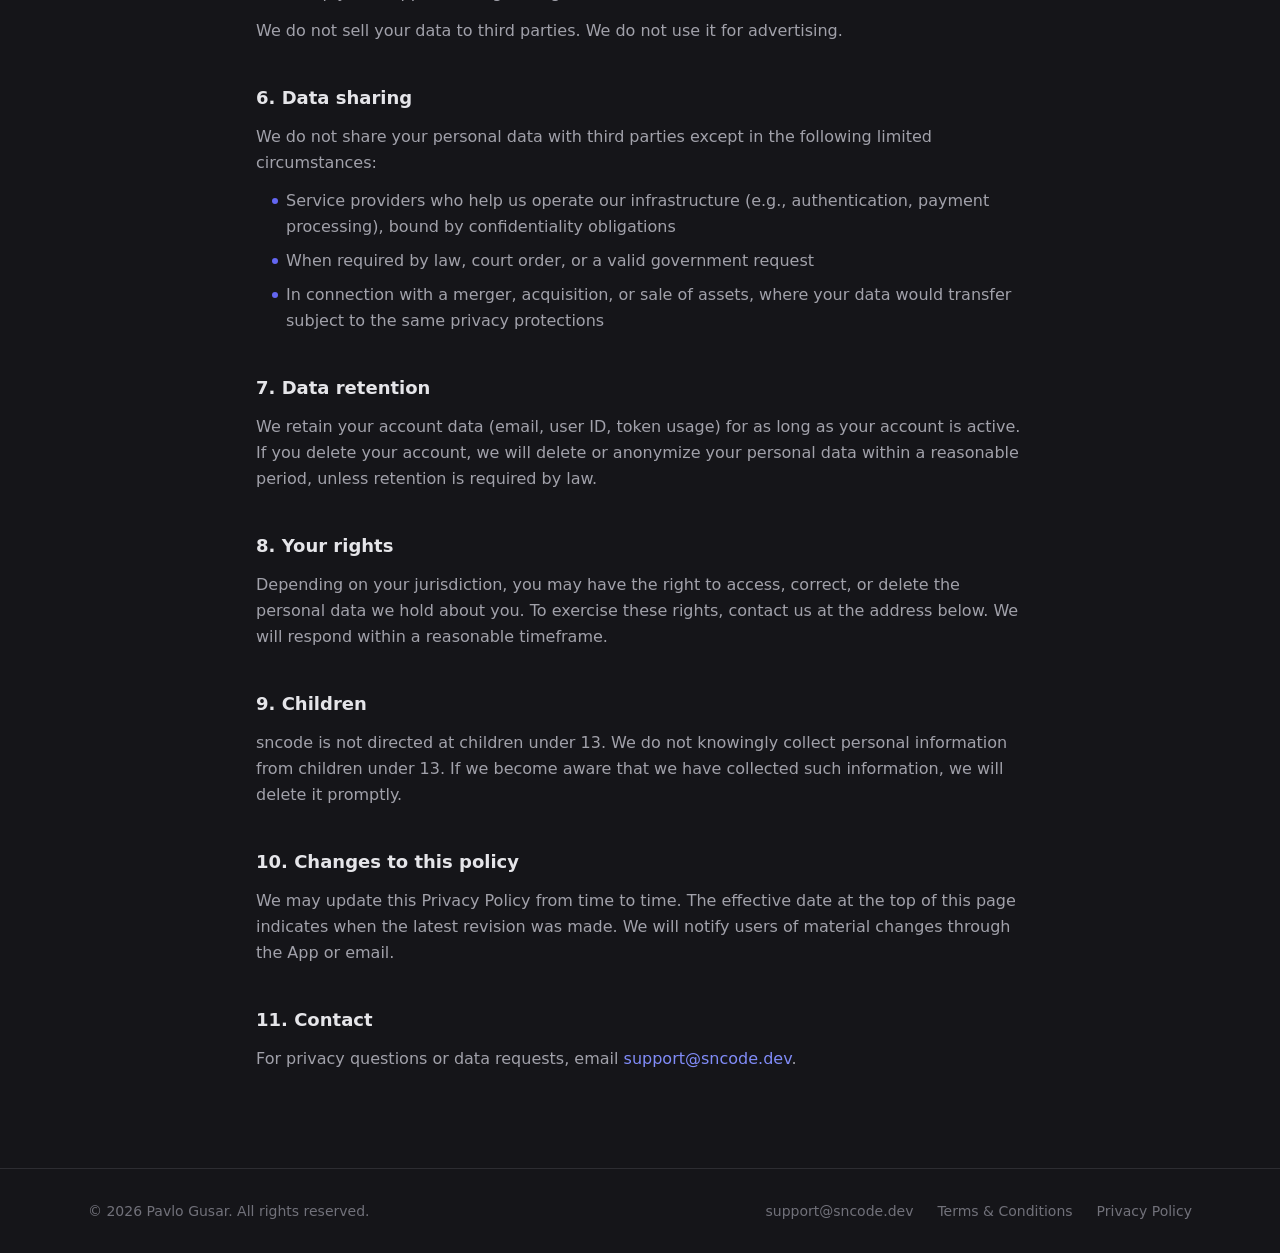
<file: privacy.html>
<!DOCTYPE html><!--kkZSPlCX139bRpHcr2T2t--><html lang="en"><head><meta charSet="utf-8"/><meta name="viewport" content="width=device-width, initial-scale=1"/><link rel="stylesheet" href="/_next/static/css/bb084d2481524a16.css" data-precedence="next"/><link rel="preload" as="script" fetchPriority="low" href="/_next/static/chunks/webpack-4a462cecab786e93.js"/><script src="/_next/static/chunks/4bd1b696-c023c6e3521b1417.js" async=""></script><script src="/_next/static/chunks/255-d47fd57964443afe.js" async=""></script><script src="/_next/static/chunks/main-app-afe5e54519e4fc2c.js" async=""></script><script src="/_next/static/chunks/619-ba102abea3e3d0e4.js" async=""></script><script src="/_next/static/chunks/app/privacy/page-1924b26426a41a9c.js" async=""></script><title>Privacy Policy — sncode</title><meta name="description" content="sncode is a desktop AI assistant built for ServiceNow developers. Write scripts, query instances, and automate workflows — all from your Mac."/><meta property="og:title" content="sncode"/><meta property="og:description" content="AI-powered ServiceNow development environment for Mac."/><meta property="og:type" content="website"/><meta name="twitter:card" content="summary"/><meta name="twitter:title" content="sncode"/><meta name="twitter:description" content="AI-powered ServiceNow development environment for Mac."/><link rel="icon" href="/icon.png?6a2dfbb4b434d5fe" type="image/png" sizes="512x512"/><script src="/_next/static/chunks/polyfills-42372ed130431b0a.js" noModule=""></script></head><body><div hidden=""><!--$--><!--/$--></div><div class="flex min-h-screen flex-col bg-neutral-950"><header class="fixed top-0 left-0 right-0 z-50 border-b border-neutral-800 bg-neutral-950/80 backdrop-blur-md"><div class="mx-auto flex h-14 max-w-6xl items-center px-6"><a class="flex items-center gap-2" href="/"><span class="font-mono text-lg font-semibold text-indigo-400">sncode</span></a></div></header><main class="flex-1 px-6 pb-24 pt-32"><div class="mx-auto max-w-3xl"><h1 class="mb-2 text-4xl font-bold text-neutral-50">Privacy Policy</h1><p class="mb-12 text-sm text-neutral-500">Effective date: <!-- -->May 25, 2026</p><div class="space-y-10 text-neutral-400"><section><h2 class="mb-3 text-lg font-semibold text-neutral-200">1. Overview</h2><p class="leading-relaxed">This Privacy Policy describes how Pavlo Gusar (&quot;we&quot;, &quot;us&quot;) handles information in connection with sncode (the &quot;App&quot;). sncode is designed with a local-first architecture: the vast majority of your data never leaves your device.</p></section><section><h2 class="mb-3 text-lg font-semibold text-neutral-200">2. What we collect on our servers</h2><p class="leading-relaxed">We store only the minimum information required to operate your account and track usage:</p><ul class="mt-3 space-y-2 pl-4"><li class="flex gap-2 leading-relaxed"><span class="mt-2.5 h-1.5 w-1.5 flex-shrink-0 rounded-full bg-indigo-500"></span>Email address — used to identify your account and send essential service communications</li><li class="flex gap-2 leading-relaxed"><span class="mt-2.5 h-1.5 w-1.5 flex-shrink-0 rounded-full bg-indigo-500"></span>User ID — a unique identifier linked to your account</li><li class="flex gap-2 leading-relaxed"><span class="mt-2.5 h-1.5 w-1.5 flex-shrink-0 rounded-full bg-indigo-500"></span>Token usage counts — aggregate totals used for quota tracking and billing purposes</li></ul><p class="mt-3 leading-relaxed">We do not collect, store, or have access to your ServiceNow credentials, conversation content, attached files, or any other data you process through the App.</p></section><section><h2 class="mb-3 text-lg font-semibold text-neutral-200">3. Data stored locally on your device</h2><p class="leading-relaxed">The following data is stored only on your device and is never transmitted to our servers:</p><ul class="mt-3 space-y-2 pl-4"><li class="flex gap-2 leading-relaxed"><span class="mt-2.5 h-1.5 w-1.5 flex-shrink-0 rounded-full bg-indigo-500"></span>ServiceNow instance URLs and API credentials</li><li class="flex gap-2 leading-relaxed"><span class="mt-2.5 h-1.5 w-1.5 flex-shrink-0 rounded-full bg-indigo-500"></span>Conversation and chat history</li><li class="flex gap-2 leading-relaxed"><span class="mt-2.5 h-1.5 w-1.5 flex-shrink-0 rounded-full bg-indigo-500"></span>Attached files and documents</li><li class="flex gap-2 leading-relaxed"><span class="mt-2.5 h-1.5 w-1.5 flex-shrink-0 rounded-full bg-indigo-500"></span>Script execution history and outputs</li><li class="flex gap-2 leading-relaxed"><span class="mt-2.5 h-1.5 w-1.5 flex-shrink-0 rounded-full bg-indigo-500"></span>Application settings and preferences</li></ul></section><section><h2 class="mb-3 text-lg font-semibold text-neutral-200">4. Data sent to Anthropic (AI requests)</h2><p class="leading-relaxed">When you send a message in sncode, the content of that message — including any attached file excerpts you include — is sent directly to the Anthropic Claude API to generate a response. This communication goes from your device to Anthropic; it is not routed through or stored on our servers.</p><p class="mt-3 leading-relaxed">Anthropic processes this data under their own privacy policy and terms of service. We strongly recommend reviewing the<!-- --> <a href="https://www.anthropic.com/legal/privacy" target="_blank" rel="noopener noreferrer" class="text-indigo-400 underline-offset-2 hover:underline">Anthropic Privacy Policy</a> <!-- -->before sending sensitive data. Avoid pasting credentials, personally identifiable information, or confidential business data into chat messages unless you are comfortable with those appearing in an Anthropic API request.</p><div class="mt-4 rounded-lg border border-amber-500/20 bg-amber-500/5 p-4 text-sm"><p class="font-medium text-amber-400">AI output limitations</p><p class="mt-1 leading-relaxed text-neutral-400">Large language models can produce incorrect, incomplete, or misleading output. All AI-generated code, scripts, and recommendations must be reviewed by a qualified human before execution or deployment. We are not responsible for decisions or actions taken based on AI-generated content.</p></div></section><section><h2 class="mb-3 text-lg font-semibold text-neutral-200">5. How we use your data</h2><p class="leading-relaxed">We use the data we collect solely to:</p><ul class="mt-3 space-y-2 pl-4"><li class="flex gap-2 leading-relaxed"><span class="mt-2.5 h-1.5 w-1.5 flex-shrink-0 rounded-full bg-indigo-500"></span>Authenticate your account and maintain your session</li><li class="flex gap-2 leading-relaxed"><span class="mt-2.5 h-1.5 w-1.5 flex-shrink-0 rounded-full bg-indigo-500"></span>Track token usage for quota enforcement and billing</li><li class="flex gap-2 leading-relaxed"><span class="mt-2.5 h-1.5 w-1.5 flex-shrink-0 rounded-full bg-indigo-500"></span>Send essential service communications (e.g., account or billing notices)</li><li class="flex gap-2 leading-relaxed"><span class="mt-2.5 h-1.5 w-1.5 flex-shrink-0 rounded-full bg-indigo-500"></span>Comply with applicable legal obligations</li></ul><p class="mt-3 leading-relaxed">We do not sell your data to third parties. We do not use it for advertising.</p></section><section><h2 class="mb-3 text-lg font-semibold text-neutral-200">6. Data sharing</h2><p class="leading-relaxed">We do not share your personal data with third parties except in the following limited circumstances:</p><ul class="mt-3 space-y-2 pl-4"><li class="flex gap-2 leading-relaxed"><span class="mt-2.5 h-1.5 w-1.5 flex-shrink-0 rounded-full bg-indigo-500"></span>Service providers who help us operate our infrastructure (e.g., authentication, payment processing), bound by confidentiality obligations</li><li class="flex gap-2 leading-relaxed"><span class="mt-2.5 h-1.5 w-1.5 flex-shrink-0 rounded-full bg-indigo-500"></span>When required by law, court order, or a valid government request</li><li class="flex gap-2 leading-relaxed"><span class="mt-2.5 h-1.5 w-1.5 flex-shrink-0 rounded-full bg-indigo-500"></span>In connection with a merger, acquisition, or sale of assets, where your data would transfer subject to the same privacy protections</li></ul></section><section><h2 class="mb-3 text-lg font-semibold text-neutral-200">7. Data retention</h2><p class="leading-relaxed">We retain your account data (email, user ID, token usage) for as long as your account is active. If you delete your account, we will delete or anonymize your personal data within a reasonable period, unless retention is required by law.</p></section><section><h2 class="mb-3 text-lg font-semibold text-neutral-200">8. Your rights</h2><p class="leading-relaxed">Depending on your jurisdiction, you may have the right to access, correct, or delete the personal data we hold about you. To exercise these rights, contact us at the address below. We will respond within a reasonable timeframe.</p></section><section><h2 class="mb-3 text-lg font-semibold text-neutral-200">9. Children</h2><p class="leading-relaxed">sncode is not directed at children under 13. We do not knowingly collect personal information from children under 13. If we become aware that we have collected such information, we will delete it promptly.</p></section><section><h2 class="mb-3 text-lg font-semibold text-neutral-200">10. Changes to this policy</h2><p class="leading-relaxed">We may update this Privacy Policy from time to time. The effective date at the top of this page indicates when the latest revision was made. We will notify users of material changes through the App or email.</p></section><section><h2 class="mb-3 text-lg font-semibold text-neutral-200">11. Contact</h2><p class="leading-relaxed">For privacy questions or data requests, email<!-- --> <a href="mailto:support@sncode.dev" class="text-indigo-400 underline-offset-2 hover:underline">support@sncode.dev</a>.</p></section></div></div></main><footer class="border-t border-neutral-800 bg-neutral-950 py-8"><div class="mx-auto flex max-w-6xl flex-col items-center justify-between gap-4 px-6 text-sm text-neutral-500 sm:flex-row"><span>© <!-- -->2026<!-- --> Pavlo Gusar. All rights reserved.</span><div class="flex items-center gap-6"><a href="mailto:support@sncode.dev" class="transition-colors hover:text-neutral-300">support@sncode.dev</a><a class="transition-colors hover:text-neutral-300" href="/terms">Terms &amp; Conditions</a><a class="transition-colors hover:text-neutral-300" href="/privacy">Privacy Policy</a></div></div></footer></div><!--$--><!--/$--><script src="/_next/static/chunks/webpack-4a462cecab786e93.js" id="_R_" async=""></script><script>(self.__next_f=self.__next_f||[]).push([0])</script><script>self.__next_f.push([1,"1:\"$Sreact.fragment\"\n2:I[9766,[],\"\"]\n3:I[8924,[],\"\"]\n4:I[2619,[\"619\",\"static/chunks/619-ba102abea3e3d0e4.js\",\"877\",\"static/chunks/app/privacy/page-1924b26426a41a9c.js\"],\"\"]\n13:I[7150,[],\"\"]\n:HL[\"/_next/static/css/bb084d2481524a16.css\",\"style\"]\n"])</script><script>self.__next_f.push([1,"0:{\"P\":null,\"b\":\"kkZSPlCX139bRpHcr2T2t\",\"p\":\"\",\"c\":[\"\",\"privacy\"],\"i\":false,\"f\":[[[\"\",{\"children\":[\"privacy\",{\"children\":[\"__PAGE__\",{}]}]},\"$undefined\",\"$undefined\",true],[\"\",[\"$\",\"$1\",\"c\",{\"children\":[[[\"$\",\"link\",\"0\",{\"rel\":\"stylesheet\",\"href\":\"/_next/static/css/bb084d2481524a16.css\",\"precedence\":\"next\",\"crossOrigin\":\"$undefined\",\"nonce\":\"$undefined\"}]],[\"$\",\"html\",null,{\"lang\":\"en\",\"children\":[\"$\",\"body\",null,{\"children\":[\"$\",\"$L2\",null,{\"parallelRouterKey\":\"children\",\"error\":\"$undefined\",\"errorStyles\":\"$undefined\",\"errorScripts\":\"$undefined\",\"template\":[\"$\",\"$L3\",null,{}],\"templateStyles\":\"$undefined\",\"templateScripts\":\"$undefined\",\"notFound\":[[[\"$\",\"title\",null,{\"children\":\"404: This page could not be found.\"}],[\"$\",\"div\",null,{\"style\":{\"fontFamily\":\"system-ui,\\\"Segoe UI\\\",Roboto,Helvetica,Arial,sans-serif,\\\"Apple Color Emoji\\\",\\\"Segoe UI Emoji\\\"\",\"height\":\"100vh\",\"textAlign\":\"center\",\"display\":\"flex\",\"flexDirection\":\"column\",\"alignItems\":\"center\",\"justifyContent\":\"center\"},\"children\":[\"$\",\"div\",null,{\"children\":[[\"$\",\"style\",null,{\"dangerouslySetInnerHTML\":{\"__html\":\"body{color:#000;background:#fff;margin:0}.next-error-h1{border-right:1px solid rgba(0,0,0,.3)}@media (prefers-color-scheme:dark){body{color:#fff;background:#000}.next-error-h1{border-right:1px solid rgba(255,255,255,.3)}}\"}}],[\"$\",\"h1\",null,{\"className\":\"next-error-h1\",\"style\":{\"display\":\"inline-block\",\"margin\":\"0 20px 0 0\",\"padding\":\"0 23px 0 0\",\"fontSize\":24,\"fontWeight\":500,\"verticalAlign\":\"top\",\"lineHeight\":\"49px\"},\"children\":404}],[\"$\",\"div\",null,{\"style\":{\"display\":\"inline-block\"},\"children\":[\"$\",\"h2\",null,{\"style\":{\"fontSize\":14,\"fontWeight\":400,\"lineHeight\":\"49px\",\"margin\":0},\"children\":\"This page could not be found.\"}]}]]}]}]],[]],\"forbidden\":\"$undefined\",\"unauthorized\":\"$undefined\"}]}]}]]}],{\"children\":[\"privacy\",[\"$\",\"$1\",\"c\",{\"children\":[null,[\"$\",\"$L2\",null,{\"parallelRouterKey\":\"children\",\"error\":\"$undefined\",\"errorStyles\":\"$undefined\",\"errorScripts\":\"$undefined\",\"template\":[\"$\",\"$L3\",null,{}],\"templateStyles\":\"$undefined\",\"templateScripts\":\"$undefined\",\"notFound\":\"$undefined\",\"forbidden\":\"$undefined\",\"unauthorized\":\"$undefined\"}]]}],{\"children\":[\"__PAGE__\",[\"$\",\"$1\",\"c\",{\"children\":[[\"$\",\"div\",null,{\"className\":\"flex min-h-screen flex-col bg-neutral-950\",\"children\":[[\"$\",\"header\",null,{\"className\":\"fixed top-0 left-0 right-0 z-50 border-b border-neutral-800 bg-neutral-950/80 backdrop-blur-md\",\"children\":[\"$\",\"div\",null,{\"className\":\"mx-auto flex h-14 max-w-6xl items-center px-6\",\"children\":[\"$\",\"$L4\",null,{\"href\":\"/\",\"className\":\"flex items-center gap-2\",\"children\":[\"$\",\"span\",null,{\"className\":\"font-mono text-lg font-semibold text-indigo-400\",\"children\":\"sncode\"}]}]}]}],[\"$\",\"main\",null,{\"className\":\"flex-1 px-6 pb-24 pt-32\",\"children\":[\"$\",\"div\",null,{\"className\":\"mx-auto max-w-3xl\",\"children\":[[\"$\",\"h1\",null,{\"className\":\"mb-2 text-4xl font-bold text-neutral-50\",\"children\":\"Privacy Policy\"}],[\"$\",\"p\",null,{\"className\":\"mb-12 text-sm text-neutral-500\",\"children\":[\"Effective date: \",\"May 25, 2026\"]}],[\"$\",\"div\",null,{\"className\":\"space-y-10 text-neutral-400\",\"children\":[[\"$\",\"section\",null,{\"children\":[[\"$\",\"h2\",null,{\"className\":\"mb-3 text-lg font-semibold text-neutral-200\",\"children\":\"1. Overview\"}],[\"$\",\"p\",null,{\"className\":\"leading-relaxed\",\"children\":\"This Privacy Policy describes how Pavlo Gusar (\\\"we\\\", \\\"us\\\") handles information in connection with sncode (the \\\"App\\\"). sncode is designed with a local-first architecture: the vast majority of your data never leaves your device.\"}]]}],[\"$\",\"section\",null,{\"children\":[[\"$\",\"h2\",null,{\"className\":\"mb-3 text-lg font-semibold text-neutral-200\",\"children\":\"2. What we collect on our servers\"}],[\"$\",\"p\",null,{\"className\":\"leading-relaxed\",\"children\":\"We store only the minimum information required to operate your account and track usage:\"}],[\"$\",\"ul\",null,{\"className\":\"mt-3 space-y-2 pl-4\",\"children\":[[\"$\",\"li\",\"Email address — used to identify your account and send essential service communications\",{\"className\":\"flex gap-2 leading-relaxed\",\"children\":[[\"$\",\"span\",null,{\"className\":\"mt-2.5 h-1.5 w-1.5 flex-shrink-0 rounded-full bg-indigo-500\"}],\"Email address — used to identify your account and send essential service communications\"]}],[\"$\",\"li\",\"User ID — a unique identifier linked to your account\",{\"className\":\"flex gap-2 leading-relaxed\",\"children\":[[\"$\",\"span\",null,{\"className\":\"mt-2.5 h-1.5 w-1.5 flex-shrink-0 rounded-full bg-indigo-500\"}],\"User ID — a unique identifier linked to your account\"]}],\"$L5\"]}],\"$L6\"]}],\"$L7\",\"$L8\",\"$L9\",\"$La\",\"$Lb\",\"$Lc\",\"$Ld\",\"$Le\",\"$Lf\"]}]]}]}],\"$L10\"]}],null,\"$L11\"]}],{},null,false]},null,false]},null,false],\"$L12\",false]],\"m\":\"$undefined\",\"G\":[\"$13\",[]],\"s\":false,\"S\":true}\n"])</script><script>self.__next_f.push([1,"14:I[4431,[],\"OutletBoundary\"]\n16:I[5278,[],\"AsyncMetadataOutlet\"]\n18:I[4431,[],\"ViewportBoundary\"]\n1a:I[4431,[],\"MetadataBoundary\"]\n1b:\"$Sreact.suspense\"\n5:[\"$\",\"li\",\"Token usage counts — aggregate totals used for quota tracking and billing purposes\",{\"className\":\"flex gap-2 leading-relaxed\",\"children\":[[\"$\",\"span\",null,{\"className\":\"mt-2.5 h-1.5 w-1.5 flex-shrink-0 rounded-full bg-indigo-500\"}],\"Token usage counts — aggregate totals used for quota tracking and billing purposes\"]}]\n6:[\"$\",\"p\",null,{\"className\":\"mt-3 leading-relaxed\",\"children\":\"We do not collect, store, or have access to your ServiceNow credentials, conversation content, attached files, or any other data you process through the App.\"}]\n"])</script><script>self.__next_f.push([1,"7:[\"$\",\"section\",null,{\"children\":[[\"$\",\"h2\",null,{\"className\":\"mb-3 text-lg font-semibold text-neutral-200\",\"children\":\"3. Data stored locally on your device\"}],[\"$\",\"p\",null,{\"className\":\"leading-relaxed\",\"children\":\"The following data is stored only on your device and is never transmitted to our servers:\"}],[\"$\",\"ul\",null,{\"className\":\"mt-3 space-y-2 pl-4\",\"children\":[[\"$\",\"li\",\"ServiceNow instance URLs and API credentials\",{\"className\":\"flex gap-2 leading-relaxed\",\"children\":[[\"$\",\"span\",null,{\"className\":\"mt-2.5 h-1.5 w-1.5 flex-shrink-0 rounded-full bg-indigo-500\"}],\"ServiceNow instance URLs and API credentials\"]}],[\"$\",\"li\",\"Conversation and chat history\",{\"className\":\"flex gap-2 leading-relaxed\",\"children\":[[\"$\",\"span\",null,{\"className\":\"mt-2.5 h-1.5 w-1.5 flex-shrink-0 rounded-full bg-indigo-500\"}],\"Conversation and chat history\"]}],[\"$\",\"li\",\"Attached files and documents\",{\"className\":\"flex gap-2 leading-relaxed\",\"children\":[[\"$\",\"span\",null,{\"className\":\"mt-2.5 h-1.5 w-1.5 flex-shrink-0 rounded-full bg-indigo-500\"}],\"Attached files and documents\"]}],[\"$\",\"li\",\"Script execution history and outputs\",{\"className\":\"flex gap-2 leading-relaxed\",\"children\":[[\"$\",\"span\",null,{\"className\":\"mt-2.5 h-1.5 w-1.5 flex-shrink-0 rounded-full bg-indigo-500\"}],\"Script execution history and outputs\"]}],[\"$\",\"li\",\"Application settings and preferences\",{\"className\":\"flex gap-2 leading-relaxed\",\"children\":[[\"$\",\"span\",null,{\"className\":\"mt-2.5 h-1.5 w-1.5 flex-shrink-0 rounded-full bg-indigo-500\"}],\"Application settings and preferences\"]}]]}]]}]\n"])</script><script>self.__next_f.push([1,"8:[\"$\",\"section\",null,{\"children\":[[\"$\",\"h2\",null,{\"className\":\"mb-3 text-lg font-semibold text-neutral-200\",\"children\":\"4. Data sent to Anthropic (AI requests)\"}],[\"$\",\"p\",null,{\"className\":\"leading-relaxed\",\"children\":\"When you send a message in sncode, the content of that message — including any attached file excerpts you include — is sent directly to the Anthropic Claude API to generate a response. This communication goes from your device to Anthropic; it is not routed through or stored on our servers.\"}],[\"$\",\"p\",null,{\"className\":\"mt-3 leading-relaxed\",\"children\":[\"Anthropic processes this data under their own privacy policy and terms of service. We strongly recommend reviewing the\",\" \",[\"$\",\"a\",null,{\"href\":\"https://www.anthropic.com/legal/privacy\",\"target\":\"_blank\",\"rel\":\"noopener noreferrer\",\"className\":\"text-indigo-400 underline-offset-2 hover:underline\",\"children\":\"Anthropic Privacy Policy\"}],\" \",\"before sending sensitive data. Avoid pasting credentials, personally identifiable information, or confidential business data into chat messages unless you are comfortable with those appearing in an Anthropic API request.\"]}],[\"$\",\"div\",null,{\"className\":\"mt-4 rounded-lg border border-amber-500/20 bg-amber-500/5 p-4 text-sm\",\"children\":[[\"$\",\"p\",null,{\"className\":\"font-medium text-amber-400\",\"children\":\"AI output limitations\"}],[\"$\",\"p\",null,{\"className\":\"mt-1 leading-relaxed text-neutral-400\",\"children\":\"Large language models can produce incorrect, incomplete, or misleading output. All AI-generated code, scripts, and recommendations must be reviewed by a qualified human before execution or deployment. We are not responsible for decisions or actions taken based on AI-generated content.\"}]]}]]}]\n"])</script><script>self.__next_f.push([1,"9:[\"$\",\"section\",null,{\"children\":[[\"$\",\"h2\",null,{\"className\":\"mb-3 text-lg font-semibold text-neutral-200\",\"children\":\"5. How we use your data\"}],[\"$\",\"p\",null,{\"className\":\"leading-relaxed\",\"children\":\"We use the data we collect solely to:\"}],[\"$\",\"ul\",null,{\"className\":\"mt-3 space-y-2 pl-4\",\"children\":[[\"$\",\"li\",\"Authenticate your account and maintain your session\",{\"className\":\"flex gap-2 leading-relaxed\",\"children\":[[\"$\",\"span\",null,{\"className\":\"mt-2.5 h-1.5 w-1.5 flex-shrink-0 rounded-full bg-indigo-500\"}],\"Authenticate your account and maintain your session\"]}],[\"$\",\"li\",\"Track token usage for quota enforcement and billing\",{\"className\":\"flex gap-2 leading-relaxed\",\"children\":[[\"$\",\"span\",null,{\"className\":\"mt-2.5 h-1.5 w-1.5 flex-shrink-0 rounded-full bg-indigo-500\"}],\"Track token usage for quota enforcement and billing\"]}],[\"$\",\"li\",\"Send essential service communications (e.g., account or billing notices)\",{\"className\":\"flex gap-2 leading-relaxed\",\"children\":[[\"$\",\"span\",null,{\"className\":\"mt-2.5 h-1.5 w-1.5 flex-shrink-0 rounded-full bg-indigo-500\"}],\"Send essential service communications (e.g., account or billing notices)\"]}],[\"$\",\"li\",\"Comply with applicable legal obligations\",{\"className\":\"flex gap-2 leading-relaxed\",\"children\":[[\"$\",\"span\",null,{\"className\":\"mt-2.5 h-1.5 w-1.5 flex-shrink-0 rounded-full bg-indigo-500\"}],\"Comply with applicable legal obligations\"]}]]}],[\"$\",\"p\",null,{\"className\":\"mt-3 leading-relaxed\",\"children\":\"We do not sell your data to third parties. We do not use it for advertising.\"}]]}]\n"])</script><script>self.__next_f.push([1,"a:[\"$\",\"section\",null,{\"children\":[[\"$\",\"h2\",null,{\"className\":\"mb-3 text-lg font-semibold text-neutral-200\",\"children\":\"6. Data sharing\"}],[\"$\",\"p\",null,{\"className\":\"leading-relaxed\",\"children\":\"We do not share your personal data with third parties except in the following limited circumstances:\"}],[\"$\",\"ul\",null,{\"className\":\"mt-3 space-y-2 pl-4\",\"children\":[[\"$\",\"li\",\"Service providers who help us operate our infrastructure (e.g., authentication, payment processing), bound by confidentiality obligations\",{\"className\":\"flex gap-2 leading-relaxed\",\"children\":[[\"$\",\"span\",null,{\"className\":\"mt-2.5 h-1.5 w-1.5 flex-shrink-0 rounded-full bg-indigo-500\"}],\"Service providers who help us operate our infrastructure (e.g., authentication, payment processing), bound by confidentiality obligations\"]}],[\"$\",\"li\",\"When required by law, court order, or a valid government request\",{\"className\":\"flex gap-2 leading-relaxed\",\"children\":[[\"$\",\"span\",null,{\"className\":\"mt-2.5 h-1.5 w-1.5 flex-shrink-0 rounded-full bg-indigo-500\"}],\"When required by law, court order, or a valid government request\"]}],[\"$\",\"li\",\"In connection with a merger, acquisition, or sale of assets, where your data would transfer subject to the same privacy protections\",{\"className\":\"flex gap-2 leading-relaxed\",\"children\":[[\"$\",\"span\",null,{\"className\":\"mt-2.5 h-1.5 w-1.5 flex-shrink-0 rounded-full bg-indigo-500\"}],\"In connection with a merger, acquisition, or sale of assets, where your data would transfer subject to the same privacy protections\"]}]]}]]}]\n"])</script><script>self.__next_f.push([1,"b:[\"$\",\"section\",null,{\"children\":[[\"$\",\"h2\",null,{\"className\":\"mb-3 text-lg font-semibold text-neutral-200\",\"children\":\"7. Data retention\"}],[\"$\",\"p\",null,{\"className\":\"leading-relaxed\",\"children\":\"We retain your account data (email, user ID, token usage) for as long as your account is active. If you delete your account, we will delete or anonymize your personal data within a reasonable period, unless retention is required by law.\"}]]}]\nc:[\"$\",\"section\",null,{\"children\":[[\"$\",\"h2\",null,{\"className\":\"mb-3 text-lg font-semibold text-neutral-200\",\"children\":\"8. Your rights\"}],[\"$\",\"p\",null,{\"className\":\"leading-relaxed\",\"children\":\"Depending on your jurisdiction, you may have the right to access, correct, or delete the personal data we hold about you. To exercise these rights, contact us at the address below. We will respond within a reasonable timeframe.\"}]]}]\nd:[\"$\",\"section\",null,{\"children\":[[\"$\",\"h2\",null,{\"className\":\"mb-3 text-lg font-semibold text-neutral-200\",\"children\":\"9. Children\"}],[\"$\",\"p\",null,{\"className\":\"leading-relaxed\",\"children\":\"sncode is not directed at children under 13. We do not knowingly collect personal information from children under 13. If we become aware that we have collected such information, we will delete it promptly.\"}]]}]\ne:[\"$\",\"section\",null,{\"children\":[[\"$\",\"h2\",null,{\"className\":\"mb-3 text-lg font-semibold text-neutral-200\",\"children\":\"10. Changes to this policy\"}],[\"$\",\"p\",null,{\"className\":\"leading-relaxed\",\"children\":\"We may update this Privacy Policy from time to time. The effective date at the top of this page indicates when the latest revision was made. We will notify users of material changes through the App or email.\"}]]}]\nf:[\"$\",\"section\",null,{\"children\":[[\"$\",\"h2\",null,{\"className\":\"mb-3 text-lg font-semibold text-neutral-200\",\"children\":\"11. Contact\"}],[\"$\",\"p\",null,{\"className\":\"leading-relaxed\",\"children\":[\"For privacy questions or data requests, email\",\" \",[\"$\",\"a\",null,{\"href\":\"mailto:support@sncode.dev\",\"className\":\"text-indigo-400 underline-offset-2 hover:"])</script><script>self.__next_f.push([1,"underline\",\"children\":\"support@sncode.dev\"}],\".\"]}]]}]\n"])</script><script>self.__next_f.push([1,"10:[\"$\",\"footer\",null,{\"className\":\"border-t border-neutral-800 bg-neutral-950 py-8\",\"children\":[\"$\",\"div\",null,{\"className\":\"mx-auto flex max-w-6xl flex-col items-center justify-between gap-4 px-6 text-sm text-neutral-500 sm:flex-row\",\"children\":[[\"$\",\"span\",null,{\"children\":[\"© \",2026,\" Pavlo Gusar. All rights reserved.\"]}],[\"$\",\"div\",null,{\"className\":\"flex items-center gap-6\",\"children\":[[\"$\",\"a\",null,{\"href\":\"mailto:support@sncode.dev\",\"className\":\"transition-colors hover:text-neutral-300\",\"children\":\"support@sncode.dev\"}],[\"$\",\"$L4\",null,{\"href\":\"/terms\",\"className\":\"transition-colors hover:text-neutral-300\",\"children\":\"Terms \u0026 Conditions\"}],[\"$\",\"$L4\",null,{\"href\":\"/privacy\",\"className\":\"transition-colors hover:text-neutral-300\",\"children\":\"Privacy Policy\"}]]}]]}]}]\n"])</script><script>self.__next_f.push([1,"11:[\"$\",\"$L14\",null,{\"children\":[\"$L15\",[\"$\",\"$L16\",null,{\"promise\":\"$@17\"}]]}]\n12:[\"$\",\"$1\",\"h\",{\"children\":[null,[[\"$\",\"$L18\",null,{\"children\":\"$L19\"}],null],[\"$\",\"$L1a\",null,{\"children\":[\"$\",\"div\",null,{\"hidden\":true,\"children\":[\"$\",\"$1b\",null,{\"fallback\":null,\"children\":\"$L1c\"}]}]}]]}]\n"])</script><script>self.__next_f.push([1,"19:[[\"$\",\"meta\",\"0\",{\"charSet\":\"utf-8\"}],[\"$\",\"meta\",\"1\",{\"name\":\"viewport\",\"content\":\"width=device-width, initial-scale=1\"}]]\n15:null\n"])</script><script>self.__next_f.push([1,"1d:I[622,[],\"IconMark\"]\n"])</script><script>self.__next_f.push([1,"17:{\"metadata\":[[\"$\",\"title\",\"0\",{\"children\":\"Privacy Policy — sncode\"}],[\"$\",\"meta\",\"1\",{\"name\":\"description\",\"content\":\"sncode is a desktop AI assistant built for ServiceNow developers. Write scripts, query instances, and automate workflows — all from your Mac.\"}],[\"$\",\"meta\",\"2\",{\"property\":\"og:title\",\"content\":\"sncode\"}],[\"$\",\"meta\",\"3\",{\"property\":\"og:description\",\"content\":\"AI-powered ServiceNow development environment for Mac.\"}],[\"$\",\"meta\",\"4\",{\"property\":\"og:type\",\"content\":\"website\"}],[\"$\",\"meta\",\"5\",{\"name\":\"twitter:card\",\"content\":\"summary\"}],[\"$\",\"meta\",\"6\",{\"name\":\"twitter:title\",\"content\":\"sncode\"}],[\"$\",\"meta\",\"7\",{\"name\":\"twitter:description\",\"content\":\"AI-powered ServiceNow development environment for Mac.\"}],[\"$\",\"link\",\"8\",{\"rel\":\"icon\",\"href\":\"/icon.png?6a2dfbb4b434d5fe\",\"type\":\"image/png\",\"sizes\":\"512x512\"}],[\"$\",\"$L1d\",\"9\",{}]],\"error\":null,\"digest\":\"$undefined\"}\n"])</script><script>self.__next_f.push([1,"1c:\"$17:metadata\"\n"])</script></body></html>
</file>
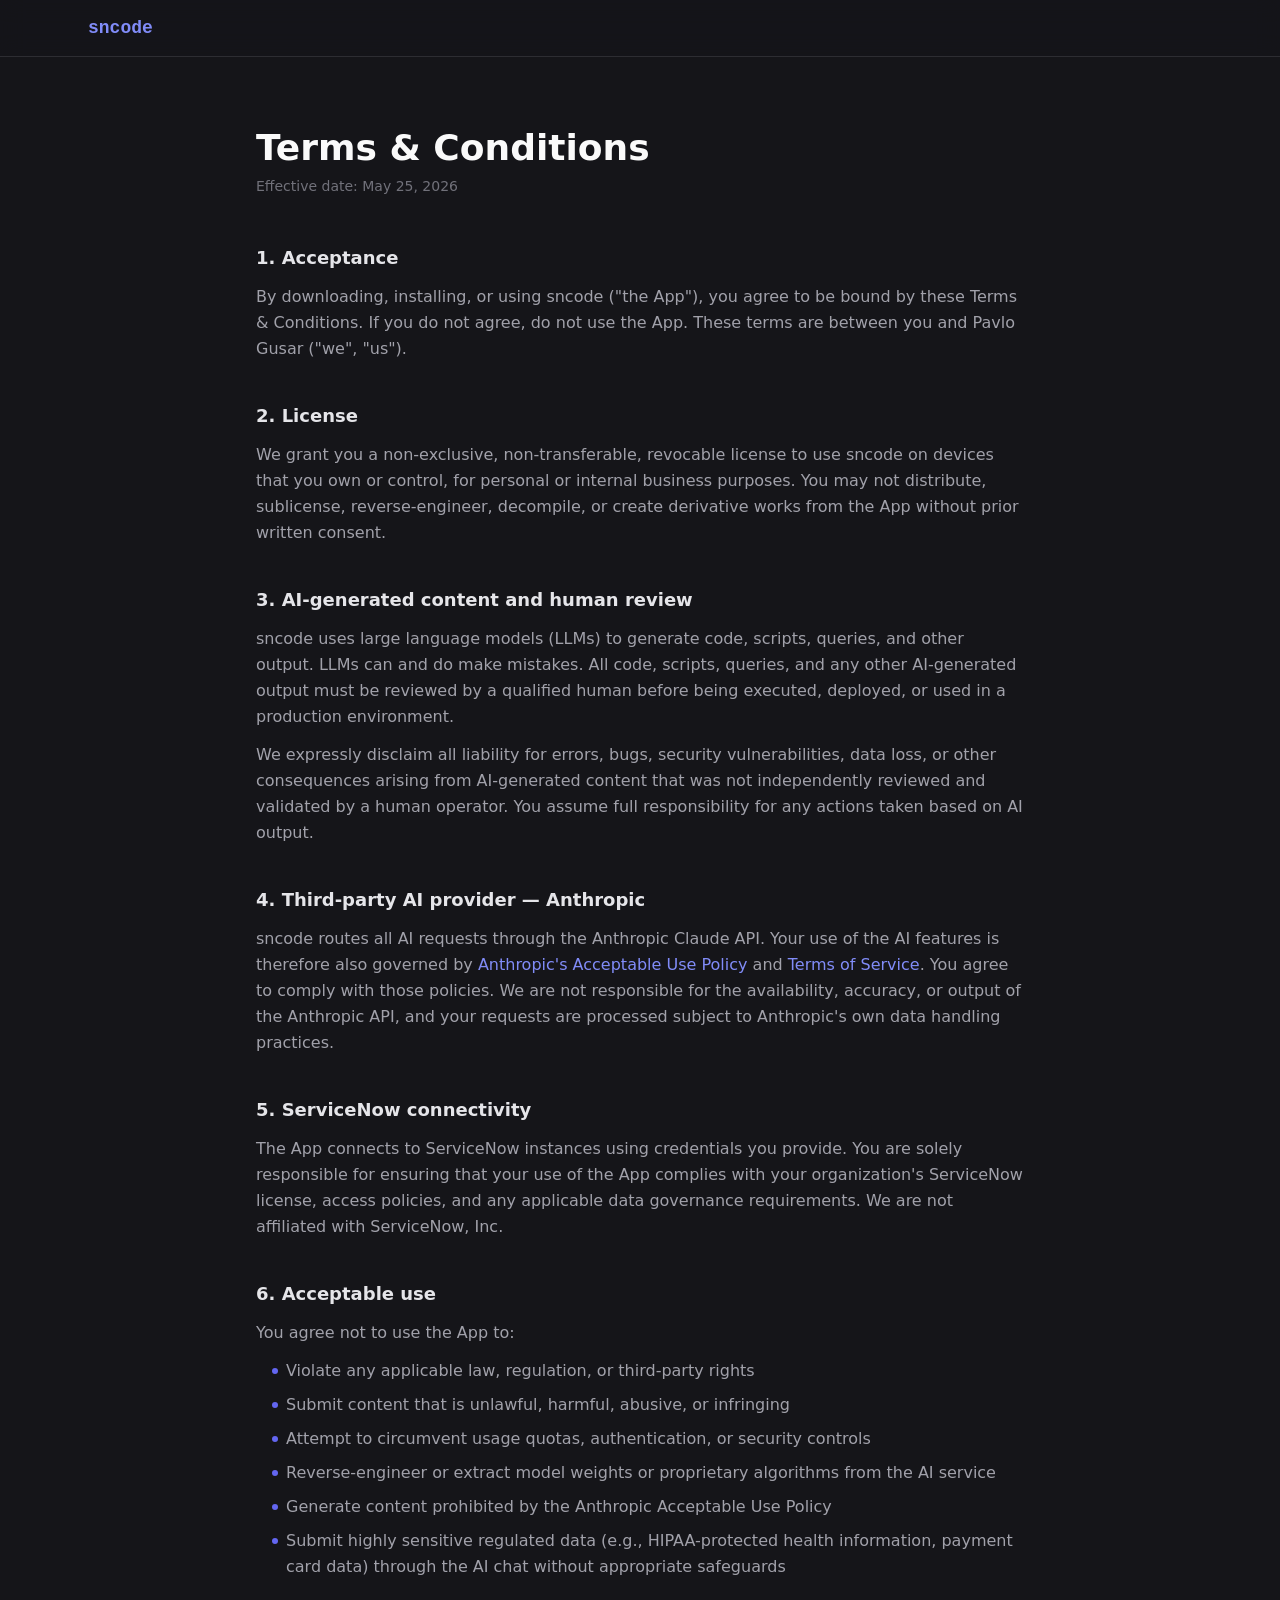
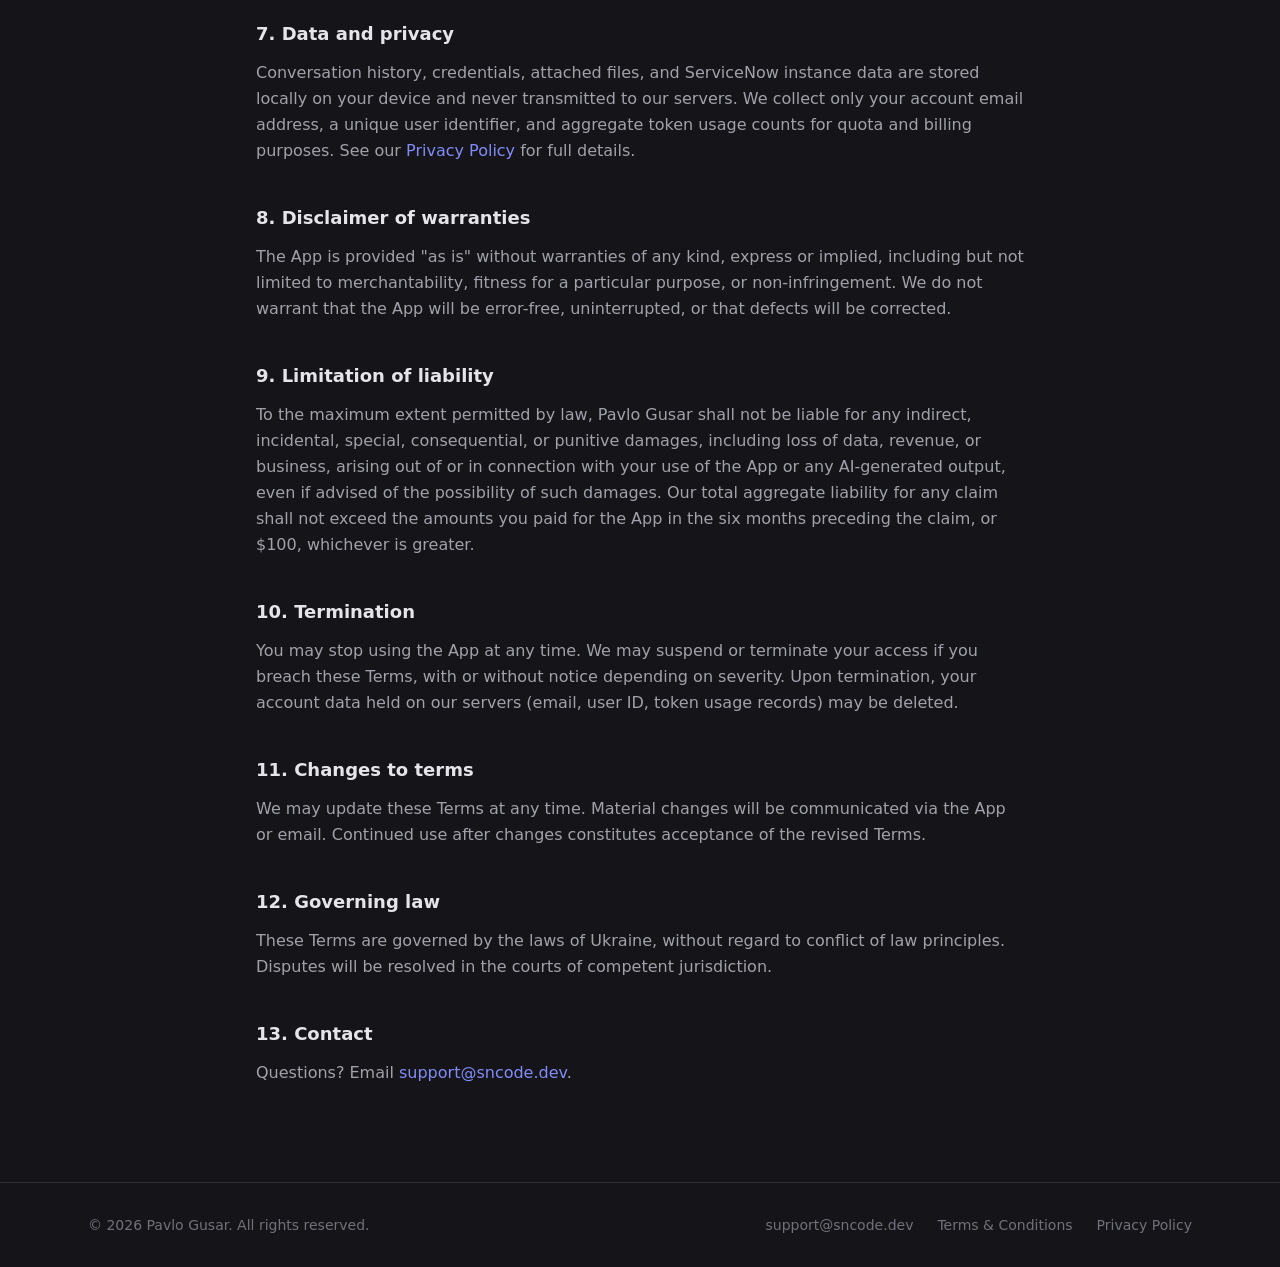
<file: terms.html>
<!DOCTYPE html><!--kkZSPlCX139bRpHcr2T2t--><html lang="en"><head><meta charSet="utf-8"/><meta name="viewport" content="width=device-width, initial-scale=1"/><link rel="stylesheet" href="/_next/static/css/bb084d2481524a16.css" data-precedence="next"/><link rel="preload" as="script" fetchPriority="low" href="/_next/static/chunks/webpack-4a462cecab786e93.js"/><script src="/_next/static/chunks/4bd1b696-c023c6e3521b1417.js" async=""></script><script src="/_next/static/chunks/255-d47fd57964443afe.js" async=""></script><script src="/_next/static/chunks/main-app-afe5e54519e4fc2c.js" async=""></script><script src="/_next/static/chunks/619-ba102abea3e3d0e4.js" async=""></script><script src="/_next/static/chunks/app/terms/page-1924b26426a41a9c.js" async=""></script><title>Terms &amp; Conditions — sncode</title><meta name="description" content="sncode is a desktop AI assistant built for ServiceNow developers. Write scripts, query instances, and automate workflows — all from your Mac."/><meta property="og:title" content="sncode"/><meta property="og:description" content="AI-powered ServiceNow development environment for Mac."/><meta property="og:type" content="website"/><meta name="twitter:card" content="summary"/><meta name="twitter:title" content="sncode"/><meta name="twitter:description" content="AI-powered ServiceNow development environment for Mac."/><link rel="icon" href="/icon.png?6a2dfbb4b434d5fe" type="image/png" sizes="512x512"/><script src="/_next/static/chunks/polyfills-42372ed130431b0a.js" noModule=""></script></head><body><div hidden=""><!--$--><!--/$--></div><div class="flex min-h-screen flex-col bg-neutral-950"><header class="fixed top-0 left-0 right-0 z-50 border-b border-neutral-800 bg-neutral-950/80 backdrop-blur-md"><div class="mx-auto flex h-14 max-w-6xl items-center px-6"><a class="flex items-center gap-2" href="/"><span class="font-mono text-lg font-semibold text-indigo-400">sncode</span></a></div></header><main class="flex-1 px-6 pb-24 pt-32"><div class="mx-auto max-w-3xl"><h1 class="mb-2 text-4xl font-bold text-neutral-50">Terms &amp; Conditions</h1><p class="mb-12 text-sm text-neutral-500">Effective date: <!-- -->May 25, 2026</p><div class="space-y-10 text-neutral-400"><section><h2 class="mb-3 text-lg font-semibold text-neutral-200">1. Acceptance</h2><p class="leading-relaxed">By downloading, installing, or using sncode (&quot;the App&quot;), you agree to be bound by these Terms &amp; Conditions. If you do not agree, do not use the App. These terms are between you and Pavlo Gusar (&quot;we&quot;, &quot;us&quot;).</p></section><section><h2 class="mb-3 text-lg font-semibold text-neutral-200">2. License</h2><p class="leading-relaxed">We grant you a non-exclusive, non-transferable, revocable license to use sncode on devices that you own or control, for personal or internal business purposes. You may not distribute, sublicense, reverse-engineer, decompile, or create derivative works from the App without prior written consent.</p></section><section><h2 class="mb-3 text-lg font-semibold text-neutral-200">3. AI-generated content and human review</h2><p class="leading-relaxed">sncode uses large language models (LLMs) to generate code, scripts, queries, and other output. LLMs can and do make mistakes. All code, scripts, queries, and any other AI-generated output must be reviewed by a qualified human before being executed, deployed, or used in a production environment.</p><p class="mt-3 leading-relaxed">We expressly disclaim all liability for errors, bugs, security vulnerabilities, data loss, or other consequences arising from AI-generated content that was not independently reviewed and validated by a human operator. You assume full responsibility for any actions taken based on AI output.</p></section><section><h2 class="mb-3 text-lg font-semibold text-neutral-200">4. Third-party AI provider — Anthropic</h2><p class="leading-relaxed">sncode routes all AI requests through the Anthropic Claude API. Your use of the AI features is therefore also governed by<!-- --> <a href="https://www.anthropic.com/legal/aup" target="_blank" rel="noopener noreferrer" class="text-indigo-400 underline-offset-2 hover:underline">Anthropic&#x27;s Acceptable Use Policy</a> <!-- -->and<!-- --> <a href="https://www.anthropic.com/legal/consumer-terms" target="_blank" rel="noopener noreferrer" class="text-indigo-400 underline-offset-2 hover:underline">Terms of Service</a>. You agree to comply with those policies. We are not responsible for the availability, accuracy, or output of the Anthropic API, and your requests are processed subject to Anthropic&#x27;s own data handling practices.</p></section><section><h2 class="mb-3 text-lg font-semibold text-neutral-200">5. ServiceNow connectivity</h2><p class="leading-relaxed">The App connects to ServiceNow instances using credentials you provide. You are solely responsible for ensuring that your use of the App complies with your organization&#x27;s ServiceNow license, access policies, and any applicable data governance requirements. We are not affiliated with ServiceNow, Inc.</p></section><section><h2 class="mb-3 text-lg font-semibold text-neutral-200">6. Acceptable use</h2><p class="leading-relaxed">You agree not to use the App to:</p><ul class="mt-3 space-y-2 pl-4"><li class="flex gap-2 leading-relaxed"><span class="mt-2.5 h-1.5 w-1.5 flex-shrink-0 rounded-full bg-indigo-500"></span>Violate any applicable law, regulation, or third-party rights</li><li class="flex gap-2 leading-relaxed"><span class="mt-2.5 h-1.5 w-1.5 flex-shrink-0 rounded-full bg-indigo-500"></span>Submit content that is unlawful, harmful, abusive, or infringing</li><li class="flex gap-2 leading-relaxed"><span class="mt-2.5 h-1.5 w-1.5 flex-shrink-0 rounded-full bg-indigo-500"></span>Attempt to circumvent usage quotas, authentication, or security controls</li><li class="flex gap-2 leading-relaxed"><span class="mt-2.5 h-1.5 w-1.5 flex-shrink-0 rounded-full bg-indigo-500"></span>Reverse-engineer or extract model weights or proprietary algorithms from the AI service</li><li class="flex gap-2 leading-relaxed"><span class="mt-2.5 h-1.5 w-1.5 flex-shrink-0 rounded-full bg-indigo-500"></span>Generate content prohibited by the Anthropic Acceptable Use Policy</li><li class="flex gap-2 leading-relaxed"><span class="mt-2.5 h-1.5 w-1.5 flex-shrink-0 rounded-full bg-indigo-500"></span>Submit highly sensitive regulated data (e.g., HIPAA-protected health information, payment card data) through the AI chat without appropriate safeguards</li></ul></section><section><h2 class="mb-3 text-lg font-semibold text-neutral-200">7. Data and privacy</h2><p class="leading-relaxed">Conversation history, credentials, attached files, and ServiceNow instance data are stored locally on your device and never transmitted to our servers. We collect only your account email address, a unique user identifier, and aggregate token usage counts for quota and billing purposes. See our<!-- --> <a href="/privacy" class="text-indigo-400 underline-offset-2 hover:underline">Privacy Policy</a> <!-- -->for full details.</p></section><section><h2 class="mb-3 text-lg font-semibold text-neutral-200">8. Disclaimer of warranties</h2><p class="leading-relaxed">The App is provided &quot;as is&quot; without warranties of any kind, express or implied, including but not limited to merchantability, fitness for a particular purpose, or non-infringement. We do not warrant that the App will be error-free, uninterrupted, or that defects will be corrected.</p></section><section><h2 class="mb-3 text-lg font-semibold text-neutral-200">9. Limitation of liability</h2><p class="leading-relaxed">To the maximum extent permitted by law, Pavlo Gusar shall not be liable for any indirect, incidental, special, consequential, or punitive damages, including loss of data, revenue, or business, arising out of or in connection with your use of the App or any AI-generated output, even if advised of the possibility of such damages. Our total aggregate liability for any claim shall not exceed the amounts you paid for the App in the six months preceding the claim, or $100, whichever is greater.</p></section><section><h2 class="mb-3 text-lg font-semibold text-neutral-200">10. Termination</h2><p class="leading-relaxed">You may stop using the App at any time. We may suspend or terminate your access if you breach these Terms, with or without notice depending on severity. Upon termination, your account data held on our servers (email, user ID, token usage records) may be deleted.</p></section><section><h2 class="mb-3 text-lg font-semibold text-neutral-200">11. Changes to terms</h2><p class="leading-relaxed">We may update these Terms at any time. Material changes will be communicated via the App or email. Continued use after changes constitutes acceptance of the revised Terms.</p></section><section><h2 class="mb-3 text-lg font-semibold text-neutral-200">12. Governing law</h2><p class="leading-relaxed">These Terms are governed by the laws of Ukraine, without regard to conflict of law principles. Disputes will be resolved in the courts of competent jurisdiction.</p></section><section><h2 class="mb-3 text-lg font-semibold text-neutral-200">13. Contact</h2><p class="leading-relaxed">Questions? Email<!-- --> <a href="mailto:support@sncode.dev" class="text-indigo-400 underline-offset-2 hover:underline">support@sncode.dev</a>.</p></section></div></div></main><footer class="border-t border-neutral-800 bg-neutral-950 py-8"><div class="mx-auto flex max-w-6xl flex-col items-center justify-between gap-4 px-6 text-sm text-neutral-500 sm:flex-row"><span>© <!-- -->2026<!-- --> Pavlo Gusar. All rights reserved.</span><div class="flex items-center gap-6"><a href="mailto:support@sncode.dev" class="transition-colors hover:text-neutral-300">support@sncode.dev</a><a class="transition-colors hover:text-neutral-300" href="/terms">Terms &amp; Conditions</a><a class="transition-colors hover:text-neutral-300" href="/privacy">Privacy Policy</a></div></div></footer></div><!--$--><!--/$--><script src="/_next/static/chunks/webpack-4a462cecab786e93.js" id="_R_" async=""></script><script>(self.__next_f=self.__next_f||[]).push([0])</script><script>self.__next_f.push([1,"1:\"$Sreact.fragment\"\n2:I[9766,[],\"\"]\n3:I[8924,[],\"\"]\n4:I[2619,[\"619\",\"static/chunks/619-ba102abea3e3d0e4.js\",\"66\",\"static/chunks/app/terms/page-1924b26426a41a9c.js\"],\"\"]\n13:I[7150,[],\"\"]\n:HL[\"/_next/static/css/bb084d2481524a16.css\",\"style\"]\n"])</script><script>self.__next_f.push([1,"0:{\"P\":null,\"b\":\"kkZSPlCX139bRpHcr2T2t\",\"p\":\"\",\"c\":[\"\",\"terms\"],\"i\":false,\"f\":[[[\"\",{\"children\":[\"terms\",{\"children\":[\"__PAGE__\",{}]}]},\"$undefined\",\"$undefined\",true],[\"\",[\"$\",\"$1\",\"c\",{\"children\":[[[\"$\",\"link\",\"0\",{\"rel\":\"stylesheet\",\"href\":\"/_next/static/css/bb084d2481524a16.css\",\"precedence\":\"next\",\"crossOrigin\":\"$undefined\",\"nonce\":\"$undefined\"}]],[\"$\",\"html\",null,{\"lang\":\"en\",\"children\":[\"$\",\"body\",null,{\"children\":[\"$\",\"$L2\",null,{\"parallelRouterKey\":\"children\",\"error\":\"$undefined\",\"errorStyles\":\"$undefined\",\"errorScripts\":\"$undefined\",\"template\":[\"$\",\"$L3\",null,{}],\"templateStyles\":\"$undefined\",\"templateScripts\":\"$undefined\",\"notFound\":[[[\"$\",\"title\",null,{\"children\":\"404: This page could not be found.\"}],[\"$\",\"div\",null,{\"style\":{\"fontFamily\":\"system-ui,\\\"Segoe UI\\\",Roboto,Helvetica,Arial,sans-serif,\\\"Apple Color Emoji\\\",\\\"Segoe UI Emoji\\\"\",\"height\":\"100vh\",\"textAlign\":\"center\",\"display\":\"flex\",\"flexDirection\":\"column\",\"alignItems\":\"center\",\"justifyContent\":\"center\"},\"children\":[\"$\",\"div\",null,{\"children\":[[\"$\",\"style\",null,{\"dangerouslySetInnerHTML\":{\"__html\":\"body{color:#000;background:#fff;margin:0}.next-error-h1{border-right:1px solid rgba(0,0,0,.3)}@media (prefers-color-scheme:dark){body{color:#fff;background:#000}.next-error-h1{border-right:1px solid rgba(255,255,255,.3)}}\"}}],[\"$\",\"h1\",null,{\"className\":\"next-error-h1\",\"style\":{\"display\":\"inline-block\",\"margin\":\"0 20px 0 0\",\"padding\":\"0 23px 0 0\",\"fontSize\":24,\"fontWeight\":500,\"verticalAlign\":\"top\",\"lineHeight\":\"49px\"},\"children\":404}],[\"$\",\"div\",null,{\"style\":{\"display\":\"inline-block\"},\"children\":[\"$\",\"h2\",null,{\"style\":{\"fontSize\":14,\"fontWeight\":400,\"lineHeight\":\"49px\",\"margin\":0},\"children\":\"This page could not be found.\"}]}]]}]}]],[]],\"forbidden\":\"$undefined\",\"unauthorized\":\"$undefined\"}]}]}]]}],{\"children\":[\"terms\",[\"$\",\"$1\",\"c\",{\"children\":[null,[\"$\",\"$L2\",null,{\"parallelRouterKey\":\"children\",\"error\":\"$undefined\",\"errorStyles\":\"$undefined\",\"errorScripts\":\"$undefined\",\"template\":[\"$\",\"$L3\",null,{}],\"templateStyles\":\"$undefined\",\"templateScripts\":\"$undefined\",\"notFound\":\"$undefined\",\"forbidden\":\"$undefined\",\"unauthorized\":\"$undefined\"}]]}],{\"children\":[\"__PAGE__\",[\"$\",\"$1\",\"c\",{\"children\":[[\"$\",\"div\",null,{\"className\":\"flex min-h-screen flex-col bg-neutral-950\",\"children\":[[\"$\",\"header\",null,{\"className\":\"fixed top-0 left-0 right-0 z-50 border-b border-neutral-800 bg-neutral-950/80 backdrop-blur-md\",\"children\":[\"$\",\"div\",null,{\"className\":\"mx-auto flex h-14 max-w-6xl items-center px-6\",\"children\":[\"$\",\"$L4\",null,{\"href\":\"/\",\"className\":\"flex items-center gap-2\",\"children\":[\"$\",\"span\",null,{\"className\":\"font-mono text-lg font-semibold text-indigo-400\",\"children\":\"sncode\"}]}]}]}],[\"$\",\"main\",null,{\"className\":\"flex-1 px-6 pb-24 pt-32\",\"children\":[\"$\",\"div\",null,{\"className\":\"mx-auto max-w-3xl\",\"children\":[[\"$\",\"h1\",null,{\"className\":\"mb-2 text-4xl font-bold text-neutral-50\",\"children\":\"Terms \u0026 Conditions\"}],[\"$\",\"p\",null,{\"className\":\"mb-12 text-sm text-neutral-500\",\"children\":[\"Effective date: \",\"May 25, 2026\"]}],[\"$\",\"div\",null,{\"className\":\"space-y-10 text-neutral-400\",\"children\":[[\"$\",\"section\",null,{\"children\":[[\"$\",\"h2\",null,{\"className\":\"mb-3 text-lg font-semibold text-neutral-200\",\"children\":\"1. Acceptance\"}],[\"$\",\"p\",null,{\"className\":\"leading-relaxed\",\"children\":\"By downloading, installing, or using sncode (\\\"the App\\\"), you agree to be bound by these Terms \u0026 Conditions. If you do not agree, do not use the App. These terms are between you and Pavlo Gusar (\\\"we\\\", \\\"us\\\").\"}]]}],[\"$\",\"section\",null,{\"children\":[[\"$\",\"h2\",null,{\"className\":\"mb-3 text-lg font-semibold text-neutral-200\",\"children\":\"2. License\"}],[\"$\",\"p\",null,{\"className\":\"leading-relaxed\",\"children\":\"We grant you a non-exclusive, non-transferable, revocable license to use sncode on devices that you own or control, for personal or internal business purposes. You may not distribute, sublicense, reverse-engineer, decompile, or create derivative works from the App without prior written consent.\"}]]}],[\"$\",\"section\",null,{\"children\":[[\"$\",\"h2\",null,{\"className\":\"mb-3 text-lg font-semibold text-neutral-200\",\"children\":\"3. AI-generated content and human review\"}],[\"$\",\"p\",null,{\"className\":\"leading-relaxed\",\"children\":\"sncode uses large language models (LLMs) to generate code, scripts, queries, and other output. LLMs can and do make mistakes. All code, scripts, queries, and any other AI-generated output must be reviewed by a qualified human before being executed, deployed, or used in a production environment.\"}],\"$L5\"]}],\"$L6\",\"$L7\",\"$L8\",\"$L9\",\"$La\",\"$Lb\",\"$Lc\",\"$Ld\",\"$Le\",\"$Lf\"]}]]}]}],\"$L10\"]}],null,\"$L11\"]}],{},null,false]},null,false]},null,false],\"$L12\",false]],\"m\":\"$undefined\",\"G\":[\"$13\",[]],\"s\":false,\"S\":true}\n"])</script><script>self.__next_f.push([1,"14:I[4431,[],\"OutletBoundary\"]\n16:I[5278,[],\"AsyncMetadataOutlet\"]\n18:I[4431,[],\"ViewportBoundary\"]\n1a:I[4431,[],\"MetadataBoundary\"]\n1b:\"$Sreact.suspense\"\n5:[\"$\",\"p\",null,{\"className\":\"mt-3 leading-relaxed\",\"children\":\"We expressly disclaim all liability for errors, bugs, security vulnerabilities, data loss, or other consequences arising from AI-generated content that was not independently reviewed and validated by a human operator. You assume full responsibility for any actions taken based on AI output.\"}]\n"])</script><script>self.__next_f.push([1,"6:[\"$\",\"section\",null,{\"children\":[[\"$\",\"h2\",null,{\"className\":\"mb-3 text-lg font-semibold text-neutral-200\",\"children\":\"4. Third-party AI provider — Anthropic\"}],[\"$\",\"p\",null,{\"className\":\"leading-relaxed\",\"children\":[\"sncode routes all AI requests through the Anthropic Claude API. Your use of the AI features is therefore also governed by\",\" \",[\"$\",\"a\",null,{\"href\":\"https://www.anthropic.com/legal/aup\",\"target\":\"_blank\",\"rel\":\"noopener noreferrer\",\"className\":\"text-indigo-400 underline-offset-2 hover:underline\",\"children\":\"Anthropic's Acceptable Use Policy\"}],\" \",\"and\",\" \",[\"$\",\"a\",null,{\"href\":\"https://www.anthropic.com/legal/consumer-terms\",\"target\":\"_blank\",\"rel\":\"noopener noreferrer\",\"className\":\"text-indigo-400 underline-offset-2 hover:underline\",\"children\":\"Terms of Service\"}],\". You agree to comply with those policies. We are not responsible for the availability, accuracy, or output of the Anthropic API, and your requests are processed subject to Anthropic's own data handling practices.\"]}]]}]\n"])</script><script>self.__next_f.push([1,"7:[\"$\",\"section\",null,{\"children\":[[\"$\",\"h2\",null,{\"className\":\"mb-3 text-lg font-semibold text-neutral-200\",\"children\":\"5. ServiceNow connectivity\"}],[\"$\",\"p\",null,{\"className\":\"leading-relaxed\",\"children\":\"The App connects to ServiceNow instances using credentials you provide. You are solely responsible for ensuring that your use of the App complies with your organization's ServiceNow license, access policies, and any applicable data governance requirements. We are not affiliated with ServiceNow, Inc.\"}]]}]\n"])</script><script>self.__next_f.push([1,"8:[\"$\",\"section\",null,{\"children\":[[\"$\",\"h2\",null,{\"className\":\"mb-3 text-lg font-semibold text-neutral-200\",\"children\":\"6. Acceptable use\"}],[\"$\",\"p\",null,{\"className\":\"leading-relaxed\",\"children\":\"You agree not to use the App to:\"}],[\"$\",\"ul\",null,{\"className\":\"mt-3 space-y-2 pl-4\",\"children\":[[\"$\",\"li\",\"Violate any applicable law, regulation, or third-party rights\",{\"className\":\"flex gap-2 leading-relaxed\",\"children\":[[\"$\",\"span\",null,{\"className\":\"mt-2.5 h-1.5 w-1.5 flex-shrink-0 rounded-full bg-indigo-500\"}],\"Violate any applicable law, regulation, or third-party rights\"]}],[\"$\",\"li\",\"Submit content that is unlawful, harmful, abusive, or infringing\",{\"className\":\"flex gap-2 leading-relaxed\",\"children\":[[\"$\",\"span\",null,{\"className\":\"mt-2.5 h-1.5 w-1.5 flex-shrink-0 rounded-full bg-indigo-500\"}],\"Submit content that is unlawful, harmful, abusive, or infringing\"]}],[\"$\",\"li\",\"Attempt to circumvent usage quotas, authentication, or security controls\",{\"className\":\"flex gap-2 leading-relaxed\",\"children\":[[\"$\",\"span\",null,{\"className\":\"mt-2.5 h-1.5 w-1.5 flex-shrink-0 rounded-full bg-indigo-500\"}],\"Attempt to circumvent usage quotas, authentication, or security controls\"]}],[\"$\",\"li\",\"Reverse-engineer or extract model weights or proprietary algorithms from the AI service\",{\"className\":\"flex gap-2 leading-relaxed\",\"children\":[[\"$\",\"span\",null,{\"className\":\"mt-2.5 h-1.5 w-1.5 flex-shrink-0 rounded-full bg-indigo-500\"}],\"Reverse-engineer or extract model weights or proprietary algorithms from the AI service\"]}],[\"$\",\"li\",\"Generate content prohibited by the Anthropic Acceptable Use Policy\",{\"className\":\"flex gap-2 leading-relaxed\",\"children\":[[\"$\",\"span\",null,{\"className\":\"mt-2.5 h-1.5 w-1.5 flex-shrink-0 rounded-full bg-indigo-500\"}],\"Generate content prohibited by the Anthropic Acceptable Use Policy\"]}],[\"$\",\"li\",\"Submit highly sensitive regulated data (e.g., HIPAA-protected health information, payment card data) through the AI chat without appropriate safeguards\",{\"className\":\"flex gap-2 leading-relaxed\",\"children\":[[\"$\",\"span\",null,{\"className\":\"mt-2.5 h-1.5 w-1.5 flex-shrink-0 rounded-full bg-indigo-500\"}],\"Submit highly sensitive regulated data (e.g., HIPAA-protected health information, payment card data) through the AI chat without appropriate safeguards\"]}]]}]]}]\n"])</script><script>self.__next_f.push([1,"9:[\"$\",\"section\",null,{\"children\":[[\"$\",\"h2\",null,{\"className\":\"mb-3 text-lg font-semibold text-neutral-200\",\"children\":\"7. Data and privacy\"}],[\"$\",\"p\",null,{\"className\":\"leading-relaxed\",\"children\":[\"Conversation history, credentials, attached files, and ServiceNow instance data are stored locally on your device and never transmitted to our servers. We collect only your account email address, a unique user identifier, and aggregate token usage counts for quota and billing purposes. See our\",\" \",[\"$\",\"a\",null,{\"href\":\"/privacy\",\"className\":\"text-indigo-400 underline-offset-2 hover:underline\",\"children\":\"Privacy Policy\"}],\" \",\"for full details.\"]}]]}]\na:[\"$\",\"section\",null,{\"children\":[[\"$\",\"h2\",null,{\"className\":\"mb-3 text-lg font-semibold text-neutral-200\",\"children\":\"8. Disclaimer of warranties\"}],[\"$\",\"p\",null,{\"className\":\"leading-relaxed\",\"children\":\"The App is provided \\\"as is\\\" without warranties of any kind, express or implied, including but not limited to merchantability, fitness for a particular purpose, or non-infringement. We do not warrant that the App will be error-free, uninterrupted, or that defects will be corrected.\"}]]}]\n"])</script><script>self.__next_f.push([1,"b:[\"$\",\"section\",null,{\"children\":[[\"$\",\"h2\",null,{\"className\":\"mb-3 text-lg font-semibold text-neutral-200\",\"children\":\"9. Limitation of liability\"}],[\"$\",\"p\",null,{\"className\":\"leading-relaxed\",\"children\":\"To the maximum extent permitted by law, Pavlo Gusar shall not be liable for any indirect, incidental, special, consequential, or punitive damages, including loss of data, revenue, or business, arising out of or in connection with your use of the App or any AI-generated output, even if advised of the possibility of such damages. Our total aggregate liability for any claim shall not exceed the amounts you paid for the App in the six months preceding the claim, or $100, whichever is greater.\"}]]}]\n"])</script><script>self.__next_f.push([1,"c:[\"$\",\"section\",null,{\"children\":[[\"$\",\"h2\",null,{\"className\":\"mb-3 text-lg font-semibold text-neutral-200\",\"children\":\"10. Termination\"}],[\"$\",\"p\",null,{\"className\":\"leading-relaxed\",\"children\":\"You may stop using the App at any time. We may suspend or terminate your access if you breach these Terms, with or without notice depending on severity. Upon termination, your account data held on our servers (email, user ID, token usage records) may be deleted.\"}]]}]\nd:[\"$\",\"section\",null,{\"children\":[[\"$\",\"h2\",null,{\"className\":\"mb-3 text-lg font-semibold text-neutral-200\",\"children\":\"11. Changes to terms\"}],[\"$\",\"p\",null,{\"className\":\"leading-relaxed\",\"children\":\"We may update these Terms at any time. Material changes will be communicated via the App or email. Continued use after changes constitutes acceptance of the revised Terms.\"}]]}]\ne:[\"$\",\"section\",null,{\"children\":[[\"$\",\"h2\",null,{\"className\":\"mb-3 text-lg font-semibold text-neutral-200\",\"children\":\"12. Governing law\"}],[\"$\",\"p\",null,{\"className\":\"leading-relaxed\",\"children\":\"These Terms are governed by the laws of Ukraine, without regard to conflict of law principles. Disputes will be resolved in the courts of competent jurisdiction.\"}]]}]\nf:[\"$\",\"section\",null,{\"children\":[[\"$\",\"h2\",null,{\"className\":\"mb-3 text-lg font-semibold text-neutral-200\",\"children\":\"13. Contact\"}],[\"$\",\"p\",null,{\"className\":\"leading-relaxed\",\"children\":[\"Questions? Email\",\" \",[\"$\",\"a\",null,{\"href\":\"mailto:support@sncode.dev\",\"className\":\"text-indigo-400 underline-offset-2 hover:underline\",\"children\":\"support@sncode.dev\"}],\".\"]}]]}]\n"])</script><script>self.__next_f.push([1,"10:[\"$\",\"footer\",null,{\"className\":\"border-t border-neutral-800 bg-neutral-950 py-8\",\"children\":[\"$\",\"div\",null,{\"className\":\"mx-auto flex max-w-6xl flex-col items-center justify-between gap-4 px-6 text-sm text-neutral-500 sm:flex-row\",\"children\":[[\"$\",\"span\",null,{\"children\":[\"© \",2026,\" Pavlo Gusar. All rights reserved.\"]}],[\"$\",\"div\",null,{\"className\":\"flex items-center gap-6\",\"children\":[[\"$\",\"a\",null,{\"href\":\"mailto:support@sncode.dev\",\"className\":\"transition-colors hover:text-neutral-300\",\"children\":\"support@sncode.dev\"}],[\"$\",\"$L4\",null,{\"href\":\"/terms\",\"className\":\"transition-colors hover:text-neutral-300\",\"children\":\"Terms \u0026 Conditions\"}],[\"$\",\"$L4\",null,{\"href\":\"/privacy\",\"className\":\"transition-colors hover:text-neutral-300\",\"children\":\"Privacy Policy\"}]]}]]}]}]\n"])</script><script>self.__next_f.push([1,"11:[\"$\",\"$L14\",null,{\"children\":[\"$L15\",[\"$\",\"$L16\",null,{\"promise\":\"$@17\"}]]}]\n12:[\"$\",\"$1\",\"h\",{\"children\":[null,[[\"$\",\"$L18\",null,{\"children\":\"$L19\"}],null],[\"$\",\"$L1a\",null,{\"children\":[\"$\",\"div\",null,{\"hidden\":true,\"children\":[\"$\",\"$1b\",null,{\"fallback\":null,\"children\":\"$L1c\"}]}]}]]}]\n"])</script><script>self.__next_f.push([1,"19:[[\"$\",\"meta\",\"0\",{\"charSet\":\"utf-8\"}],[\"$\",\"meta\",\"1\",{\"name\":\"viewport\",\"content\":\"width=device-width, initial-scale=1\"}]]\n15:null\n"])</script><script>self.__next_f.push([1,"1d:I[622,[],\"IconMark\"]\n"])</script><script>self.__next_f.push([1,"17:{\"metadata\":[[\"$\",\"title\",\"0\",{\"children\":\"Terms \u0026 Conditions — sncode\"}],[\"$\",\"meta\",\"1\",{\"name\":\"description\",\"content\":\"sncode is a desktop AI assistant built for ServiceNow developers. Write scripts, query instances, and automate workflows — all from your Mac.\"}],[\"$\",\"meta\",\"2\",{\"property\":\"og:title\",\"content\":\"sncode\"}],[\"$\",\"meta\",\"3\",{\"property\":\"og:description\",\"content\":\"AI-powered ServiceNow development environment for Mac.\"}],[\"$\",\"meta\",\"4\",{\"property\":\"og:type\",\"content\":\"website\"}],[\"$\",\"meta\",\"5\",{\"name\":\"twitter:card\",\"content\":\"summary\"}],[\"$\",\"meta\",\"6\",{\"name\":\"twitter:title\",\"content\":\"sncode\"}],[\"$\",\"meta\",\"7\",{\"name\":\"twitter:description\",\"content\":\"AI-powered ServiceNow development environment for Mac.\"}],[\"$\",\"link\",\"8\",{\"rel\":\"icon\",\"href\":\"/icon.png?6a2dfbb4b434d5fe\",\"type\":\"image/png\",\"sizes\":\"512x512\"}],[\"$\",\"$L1d\",\"9\",{}]],\"error\":null,\"digest\":\"$undefined\"}\n"])</script><script>self.__next_f.push([1,"1c:\"$17:metadata\"\n"])</script></body></html>
</file>
<file: _next/static/css/bb084d2481524a16.css>
*,:after,:before{--tw-border-spacing-x:0;--tw-border-spacing-y:0;--tw-translate-x:0;--tw-translate-y:0;--tw-rotate:0;--tw-skew-x:0;--tw-skew-y:0;--tw-scale-x:1;--tw-scale-y:1;--tw-pan-x: ;--tw-pan-y: ;--tw-pinch-zoom: ;--tw-scroll-snap-strictness:proximity;--tw-gradient-from-position: ;--tw-gradient-via-position: ;--tw-gradient-to-position: ;--tw-ordinal: ;--tw-slashed-zero: ;--tw-numeric-figure: ;--tw-numeric-spacing: ;--tw-numeric-fraction: ;--tw-ring-inset: ;--tw-ring-offset-width:0px;--tw-ring-offset-color:#fff;--tw-ring-color:rgb(59 130 246/0.5);--tw-ring-offset-shadow:0 0 #0000;--tw-ring-shadow:0 0 #0000;--tw-shadow:0 0 #0000;--tw-shadow-colored:0 0 #0000;--tw-blur: ;--tw-brightness: ;--tw-contrast: ;--tw-grayscale: ;--tw-hue-rotate: ;--tw-invert: ;--tw-saturate: ;--tw-sepia: ;--tw-drop-shadow: ;--tw-backdrop-blur: ;--tw-backdrop-brightness: ;--tw-backdrop-contrast: ;--tw-backdrop-grayscale: ;--tw-backdrop-hue-rotate: ;--tw-backdrop-invert: ;--tw-backdrop-opacity: ;--tw-backdrop-saturate: ;--tw-backdrop-sepia: ;--tw-contain-size: ;--tw-contain-layout: ;--tw-contain-paint: ;--tw-contain-style: }::backdrop{--tw-border-spacing-x:0;--tw-border-spacing-y:0;--tw-translate-x:0;--tw-translate-y:0;--tw-rotate:0;--tw-skew-x:0;--tw-skew-y:0;--tw-scale-x:1;--tw-scale-y:1;--tw-pan-x: ;--tw-pan-y: ;--tw-pinch-zoom: ;--tw-scroll-snap-strictness:proximity;--tw-gradient-from-position: ;--tw-gradient-via-position: ;--tw-gradient-to-position: ;--tw-ordinal: ;--tw-slashed-zero: ;--tw-numeric-figure: ;--tw-numeric-spacing: ;--tw-numeric-fraction: ;--tw-ring-inset: ;--tw-ring-offset-width:0px;--tw-ring-offset-color:#fff;--tw-ring-color:rgb(59 130 246/0.5);--tw-ring-offset-shadow:0 0 #0000;--tw-ring-shadow:0 0 #0000;--tw-shadow:0 0 #0000;--tw-shadow-colored:0 0 #0000;--tw-blur: ;--tw-brightness: ;--tw-contrast: ;--tw-grayscale: ;--tw-hue-rotate: ;--tw-invert: ;--tw-saturate: ;--tw-sepia: ;--tw-drop-shadow: ;--tw-backdrop-blur: ;--tw-backdrop-brightness: ;--tw-backdrop-contrast: ;--tw-backdrop-grayscale: ;--tw-backdrop-hue-rotate: ;--tw-backdrop-invert: ;--tw-backdrop-opacity: ;--tw-backdrop-saturate: ;--tw-backdrop-sepia: ;--tw-contain-size: ;--tw-contain-layout: ;--tw-contain-paint: ;--tw-contain-style: }/*
! tailwindcss v3.4.19 | MIT License | https://tailwindcss.com
*/*,:after,:before{box-sizing:border-box;border:0 solid #e5e7eb}:after,:before{--tw-content:""}:host,html{line-height:1.5;-webkit-text-size-adjust:100%;-moz-tab-size:4;-o-tab-size:4;tab-size:4;font-family:Inter,system-ui,sans-serif;font-feature-settings:normal;font-variation-settings:normal;-webkit-tap-highlight-color:transparent}body{margin:0;line-height:inherit}hr{height:0;color:inherit;border-top-width:1px}abbr:where([title]){-webkit-text-decoration:underline dotted;text-decoration:underline dotted}h1,h2,h3,h4,h5,h6{font-size:inherit;font-weight:inherit}a{text-decoration:inherit}b,strong{font-weight:bolder}code,kbd,pre,samp{font-family:JetBrains Mono,Fira Code,monospace;font-feature-settings:normal;font-variation-settings:normal;font-size:1em}small{font-size:80%}sub,sup{font-size:75%;line-height:0;position:relative;vertical-align:baseline}sub{bottom:-.25em}sup{top:-.5em}table{text-indent:0;border-color:inherit;border-collapse:collapse}button,input,optgroup,select,textarea{font-family:inherit;font-feature-settings:inherit;font-variation-settings:inherit;font-size:100%;font-weight:inherit;line-height:inherit;letter-spacing:inherit;color:inherit;margin:0;padding:0}button,select{text-transform:none}button,input:where([type=button]),input:where([type=reset]),input:where([type=submit]){-webkit-appearance:button;background-color:transparent;background-image:none}:-moz-focusring{outline:auto}:-moz-ui-invalid{box-shadow:none}progress{vertical-align:baseline}::-webkit-inner-spin-button,::-webkit-outer-spin-button{height:auto}[type=search]{-webkit-appearance:textfield;outline-offset:-2px}::-webkit-search-decoration{-webkit-appearance:none}::-webkit-file-upload-button{-webkit-appearance:button;font:inherit}summary{display:list-item}blockquote,dd,dl,figure,h1,h2,h3,h4,h5,h6,hr,p,pre{margin:0}fieldset{margin:0}fieldset,legend{padding:0}menu,ol,ul{list-style:none;margin:0;padding:0}dialog{padding:0}textarea{resize:vertical}input::-moz-placeholder,textarea::-moz-placeholder{opacity:1;color:#9ca3af}input::placeholder,textarea::placeholder{opacity:1;color:#9ca3af}[role=button],button{cursor:pointer}:disabled{cursor:default}audio,canvas,embed,iframe,img,object,svg,video{display:block;vertical-align:middle}img,video{max-width:100%;height:auto}[hidden]:where(:not([hidden=until-found])){display:none}.pointer-events-none{pointer-events:none}.fixed{position:fixed}.absolute{position:absolute}.relative{position:relative}.inset-0{inset:0}.inset-x-0{left:0;right:0}.bottom-0{bottom:0}.left-0{left:0}.left-1\/2{left:50%}.right-0{right:0}.top-0{top:0}.z-50{z-index:50}.mx-auto{margin-left:auto;margin-right:auto}.mb-12{margin-bottom:3rem}.mb-2{margin-bottom:.5rem}.mb-3{margin-bottom:.75rem}.mb-4{margin-bottom:1rem}.mb-6{margin-bottom:1.5rem}.mb-8{margin-bottom:2rem}.ml-1{margin-left:.25rem}.mt-0\.5{margin-top:.125rem}.mt-1{margin-top:.25rem}.mt-10{margin-top:2.5rem}.mt-2{margin-top:.5rem}.mt-2\.5{margin-top:.625rem}.mt-3{margin-top:.75rem}.mt-4{margin-top:1rem}.mt-6{margin-top:1.5rem}.flex{display:flex}.inline-flex{display:inline-flex}.table{display:table}.grid{display:grid}.h-1\.5{height:.375rem}.h-14{height:3.5rem}.h-3{height:.75rem}.h-36{height:9rem}.h-8{height:2rem}.h-9{height:2.25rem}.max-h-\[480px\]{max-height:480px}.min-h-screen{min-height:100vh}.w-1\.5{width:.375rem}.w-3{width:.75rem}.w-8{width:2rem}.max-w-3xl{max-width:48rem}.max-w-4xl{max-width:56rem}.max-w-6xl{max-width:72rem}.max-w-xl{max-width:36rem}.flex-1{flex:1 1 0%}.flex-shrink-0{flex-shrink:0}.-translate-x-1\/2{--tw-translate-x:-50%}.-translate-x-1\/2,.transform{transform:translate(var(--tw-translate-x),var(--tw-translate-y)) rotate(var(--tw-rotate)) skewX(var(--tw-skew-x)) skewY(var(--tw-skew-y)) scaleX(var(--tw-scale-x)) scaleY(var(--tw-scale-y))}.flex-col{flex-direction:column}.items-start{align-items:flex-start}.items-end{align-items:flex-end}.items-center{align-items:center}.justify-center{justify-content:center}.justify-between{justify-content:space-between}.gap-1{gap:.25rem}.gap-1\.5{gap:.375rem}.gap-2{gap:.5rem}.gap-2\.5{gap:.625rem}.gap-3{gap:.75rem}.gap-4{gap:1rem}.gap-5{gap:1.25rem}.gap-6{gap:1.5rem}.space-y-1\.5>:not([hidden])~:not([hidden]){--tw-space-y-reverse:0;margin-top:calc(.375rem * calc(1 - var(--tw-space-y-reverse)));margin-bottom:calc(.375rem * var(--tw-space-y-reverse))}.space-y-10>:not([hidden])~:not([hidden]){--tw-space-y-reverse:0;margin-top:calc(2.5rem * calc(1 - var(--tw-space-y-reverse)));margin-bottom:calc(2.5rem * var(--tw-space-y-reverse))}.space-y-2>:not([hidden])~:not([hidden]){--tw-space-y-reverse:0;margin-top:calc(.5rem * calc(1 - var(--tw-space-y-reverse)));margin-bottom:calc(.5rem * var(--tw-space-y-reverse))}.overflow-hidden{overflow:hidden}.rounded{border-radius:.25rem}.rounded-2xl{border-radius:1rem}.rounded-full{border-radius:9999px}.rounded-lg{border-radius:.5rem}.rounded-md{border-radius:.375rem}.rounded-xl{border-radius:.75rem}.rounded-tl-sm{border-top-left-radius:.125rem}.rounded-tr-sm{border-top-right-radius:.125rem}.border{border-width:1px}.border-b{border-bottom-width:1px}.border-l-\[3px\]{border-left-width:3px}.border-t{border-top-width:1px}.border-amber-500\/20{border-color:rgb(245 158 11/.2)}.border-green-500\/30{border-color:rgb(34 197 94/.3)}.border-indigo-400{--tw-border-opacity:1;border-color:rgb(129 140 248/var(--tw-border-opacity,1))}.border-indigo-500\/20{border-color:rgb(99 102 241/.2)}.border-indigo-500\/30{border-color:rgb(99 102 241/.3)}.border-indigo-500\/40{border-color:rgb(99 102 241/.4)}.border-neutral-700{--tw-border-opacity:1;border-color:rgb(67 67 73/var(--tw-border-opacity,1))}.border-neutral-800{--tw-border-opacity:1;border-color:rgb(45 45 50/var(--tw-border-opacity,1))}.border-white\/\[0\.06\]{border-color:rgb(255 255 255/.06)}.border-zinc-700{--tw-border-opacity:1;border-color:rgb(63 63 70/var(--tw-border-opacity,1))}.bg-\[\#13151f\]{--tw-bg-opacity:1;background-color:rgb(19 21 31/var(--tw-bg-opacity,1))}.bg-\[\#28C840\]{--tw-bg-opacity:1;background-color:rgb(40 200 64/var(--tw-bg-opacity,1))}.bg-\[\#FEBC2E\]{--tw-bg-opacity:1;background-color:rgb(254 188 46/var(--tw-bg-opacity,1))}.bg-\[\#FF5F57\]{--tw-bg-opacity:1;background-color:rgb(255 95 87/var(--tw-bg-opacity,1))}.bg-amber-500\/5{background-color:rgb(245 158 11/.05)}.bg-blue-500{--tw-bg-opacity:1;background-color:rgb(59 130 246/var(--tw-bg-opacity,1))}.bg-green-500\/15{background-color:rgb(34 197 94/.15)}.bg-green-500\/5{background-color:rgb(34 197 94/.05)}.bg-indigo-400{--tw-bg-opacity:1;background-color:rgb(129 140 248/var(--tw-bg-opacity,1))}.bg-indigo-500{--tw-bg-opacity:1;background-color:rgb(99 102 241/var(--tw-bg-opacity,1))}.bg-indigo-500\/10{background-color:rgb(99 102 241/.1)}.bg-indigo-500\/20{background-color:rgb(99 102 241/.2)}.bg-indigo-500\/5{background-color:rgb(99 102 241/.05)}.bg-neutral-700\/60{background-color:rgb(67 67 73/.6)}.bg-neutral-700\/80{background-color:rgb(67 67 73/.8)}.bg-neutral-800{--tw-bg-opacity:1;background-color:rgb(45 45 50/var(--tw-bg-opacity,1))}.bg-neutral-800\/40{background-color:rgb(45 45 50/.4)}.bg-neutral-800\/50{background-color:rgb(45 45 50/.5)}.bg-neutral-800\/80{background-color:rgb(45 45 50/.8)}.bg-neutral-900{--tw-bg-opacity:1;background-color:rgb(29 29 34/var(--tw-bg-opacity,1))}.bg-neutral-900\/60{background-color:rgb(29 29 34/.6)}.bg-neutral-950{--tw-bg-opacity:1;background-color:rgb(21 21 25/var(--tw-bg-opacity,1))}.bg-neutral-950\/80{background-color:rgb(21 21 25/.8)}.bg-zinc-800{--tw-bg-opacity:1;background-color:rgb(39 39 42/var(--tw-bg-opacity,1))}.bg-zinc-800\/80{background-color:rgb(39 39 42/.8)}.bg-gradient-to-b{background-image:linear-gradient(to bottom,var(--tw-gradient-stops))}.from-transparent{--tw-gradient-from:transparent var(--tw-gradient-from-position);--tw-gradient-to:rgb(0 0 0/0) var(--tw-gradient-to-position);--tw-gradient-stops:var(--tw-gradient-from),var(--tw-gradient-to)}.via-\[\#13151f\]\/70{--tw-gradient-to:rgb(19 21 31/0) var(--tw-gradient-to-position);--tw-gradient-stops:var(--tw-gradient-from),rgb(19 21 31/0.7) var(--tw-gradient-via-position),var(--tw-gradient-to)}.to-\[\#13151f\]{--tw-gradient-to:#13151f var(--tw-gradient-to-position)}.p-4{padding:1rem}.p-6{padding:1.5rem}.px-1\.5{padding-left:.375rem;padding-right:.375rem}.px-3{padding-left:.75rem;padding-right:.75rem}.px-4{padding-left:1rem;padding-right:1rem}.px-6{padding-left:1.5rem;padding-right:1.5rem}.py-0\.5{padding-top:.125rem;padding-bottom:.125rem}.py-1{padding-top:.25rem;padding-bottom:.25rem}.py-1\.5{padding-top:.375rem;padding-bottom:.375rem}.py-12{padding-top:3rem;padding-bottom:3rem}.py-2{padding-top:.5rem;padding-bottom:.5rem}.py-2\.5{padding-top:.625rem;padding-bottom:.625rem}.py-3{padding-top:.75rem;padding-bottom:.75rem}.py-8{padding-top:2rem;padding-bottom:2rem}.pb-24{padding-bottom:6rem}.pl-2{padding-left:.5rem}.pl-4{padding-left:1rem}.pr-10{padding-right:2.5rem}.pt-32{padding-top:8rem}.pt-40{padding-top:10rem}.text-center{text-align:center}.font-mono{font-family:JetBrains Mono,Fira Code,monospace}.text-2xl{font-size:1.5rem;line-height:2rem}.text-3xl{font-size:1.875rem;line-height:2.25rem}.text-4xl{font-size:2.25rem;line-height:2.5rem}.text-5xl{font-size:3rem;line-height:1}.text-base{font-size:1rem;line-height:1.5rem}.text-lg{font-size:1.125rem;line-height:1.75rem}.text-sm{font-size:.875rem;line-height:1.25rem}.text-xs{font-size:.75rem;line-height:1rem}.font-bold{font-weight:700}.font-medium{font-weight:500}.font-normal{font-weight:400}.font-semibold{font-weight:600}.leading-relaxed{line-height:1.625}.leading-tight{line-height:1.25}.tracking-tight{letter-spacing:-.025em}.text-amber-400{--tw-text-opacity:1;color:rgb(251 191 36/var(--tw-text-opacity,1))}.text-blue-400{--tw-text-opacity:1;color:rgb(96 165 250/var(--tw-text-opacity,1))}.text-green-400{--tw-text-opacity:1;color:rgb(74 222 128/var(--tw-text-opacity,1))}.text-indigo-300{--tw-text-opacity:1;color:rgb(165 180 252/var(--tw-text-opacity,1))}.text-indigo-400{--tw-text-opacity:1;color:rgb(129 140 248/var(--tw-text-opacity,1))}.text-neutral-100{--tw-text-opacity:1;color:rgb(244 244 245/var(--tw-text-opacity,1))}.text-neutral-200{--tw-text-opacity:1;color:rgb(229 229 233/var(--tw-text-opacity,1))}.text-neutral-300{--tw-text-opacity:1;color:rgb(216 216 222/var(--tw-text-opacity,1))}.text-neutral-400{--tw-text-opacity:1;color:rgb(161 161 170/var(--tw-text-opacity,1))}.text-neutral-50{--tw-text-opacity:1;color:rgb(250 250 250/var(--tw-text-opacity,1))}.text-neutral-500{--tw-text-opacity:1;color:rgb(113 113 122/var(--tw-text-opacity,1))}.text-neutral-600{--tw-text-opacity:1;color:rgb(82 82 91/var(--tw-text-opacity,1))}.text-neutral-700{--tw-text-opacity:1;color:rgb(67 67 73/var(--tw-text-opacity,1))}.text-white{--tw-text-opacity:1;color:rgb(255 255 255/var(--tw-text-opacity,1))}.underline{text-decoration-line:underline}.underline-offset-2{text-underline-offset:2px}.shadow-2xl{--tw-shadow:0 25px 50px -12px rgb(0 0 0/0.25);--tw-shadow-colored:0 25px 50px -12px var(--tw-shadow-color);box-shadow:var(--tw-ring-offset-shadow,0 0 #0000),var(--tw-ring-shadow,0 0 #0000),var(--tw-shadow)}.backdrop-blur-md{--tw-backdrop-blur:blur(12px);backdrop-filter:var(--tw-backdrop-blur) var(--tw-backdrop-brightness) var(--tw-backdrop-contrast) var(--tw-backdrop-grayscale) var(--tw-backdrop-hue-rotate) var(--tw-backdrop-invert) var(--tw-backdrop-opacity) var(--tw-backdrop-saturate) var(--tw-backdrop-sepia)}.transition-all{transition-property:all;transition-timing-function:cubic-bezier(.4,0,.2,1);transition-duration:.15s}.transition-colors{transition-property:color,background-color,border-color,text-decoration-color,fill,stroke;transition-timing-function:cubic-bezier(.4,0,.2,1);transition-duration:.15s}@import url("https://fonts.googleapis.com/css2?family=Inter:wght@400;500;600;700&display=swap");:root{--bg:#151519;--surface:#1d1d22;--border:#2d2d32;--text:#fafafa;--text-muted:#71717a;--accent:#818cf8;--accent-dim:rgba(129,140,248,0.15)}*{box-sizing:border-box;padding:0;margin:0}body,html{max-width:100vw;overflow-x:hidden;background-color:var(--bg);color:var(--text);font-family:Inter,system-ui,sans-serif;-webkit-font-smoothing:antialiased}a{color:inherit;text-decoration:none}::-moz-selection{background-color:rgba(129,140,248,.25)}::selection{background-color:rgba(129,140,248,.25)}::-webkit-scrollbar{width:6px}::-webkit-scrollbar-track{background:var(--bg)}::-webkit-scrollbar-thumb{background:#343439;border-radius:3px}.hover\:border-indigo-400\/60:hover{border-color:rgb(129 140 248/.6)}.hover\:border-neutral-600:hover{--tw-border-opacity:1;border-color:rgb(82 82 91/var(--tw-border-opacity,1))}.hover\:border-neutral-700:hover{--tw-border-opacity:1;border-color:rgb(67 67 73/var(--tw-border-opacity,1))}.hover\:bg-indigo-500\/20:hover{background-color:rgb(99 102 241/.2)}.hover\:bg-neutral-800:hover{--tw-bg-opacity:1;background-color:rgb(45 45 50/var(--tw-bg-opacity,1))}.hover\:text-indigo-200:hover{--tw-text-opacity:1;color:rgb(199 210 254/var(--tw-text-opacity,1))}.hover\:text-neutral-100:hover{--tw-text-opacity:1;color:rgb(244 244 245/var(--tw-text-opacity,1))}.hover\:text-neutral-300:hover{--tw-text-opacity:1;color:rgb(216 216 222/var(--tw-text-opacity,1))}.hover\:text-neutral-400:hover{--tw-text-opacity:1;color:rgb(161 161 170/var(--tw-text-opacity,1))}.hover\:underline:hover{text-decoration-line:underline}@media (min-width:640px){.sm\:grid-cols-2{grid-template-columns:repeat(2,minmax(0,1fr))}.sm\:flex-row{flex-direction:row}.sm\:justify-center{justify-content:center}.sm\:px-12{padding-left:3rem;padding-right:3rem}.sm\:text-6xl{font-size:3.75rem;line-height:1}}@media (min-width:1024px){.lg\:grid-cols-3{grid-template-columns:repeat(3,minmax(0,1fr))}}
</file>
